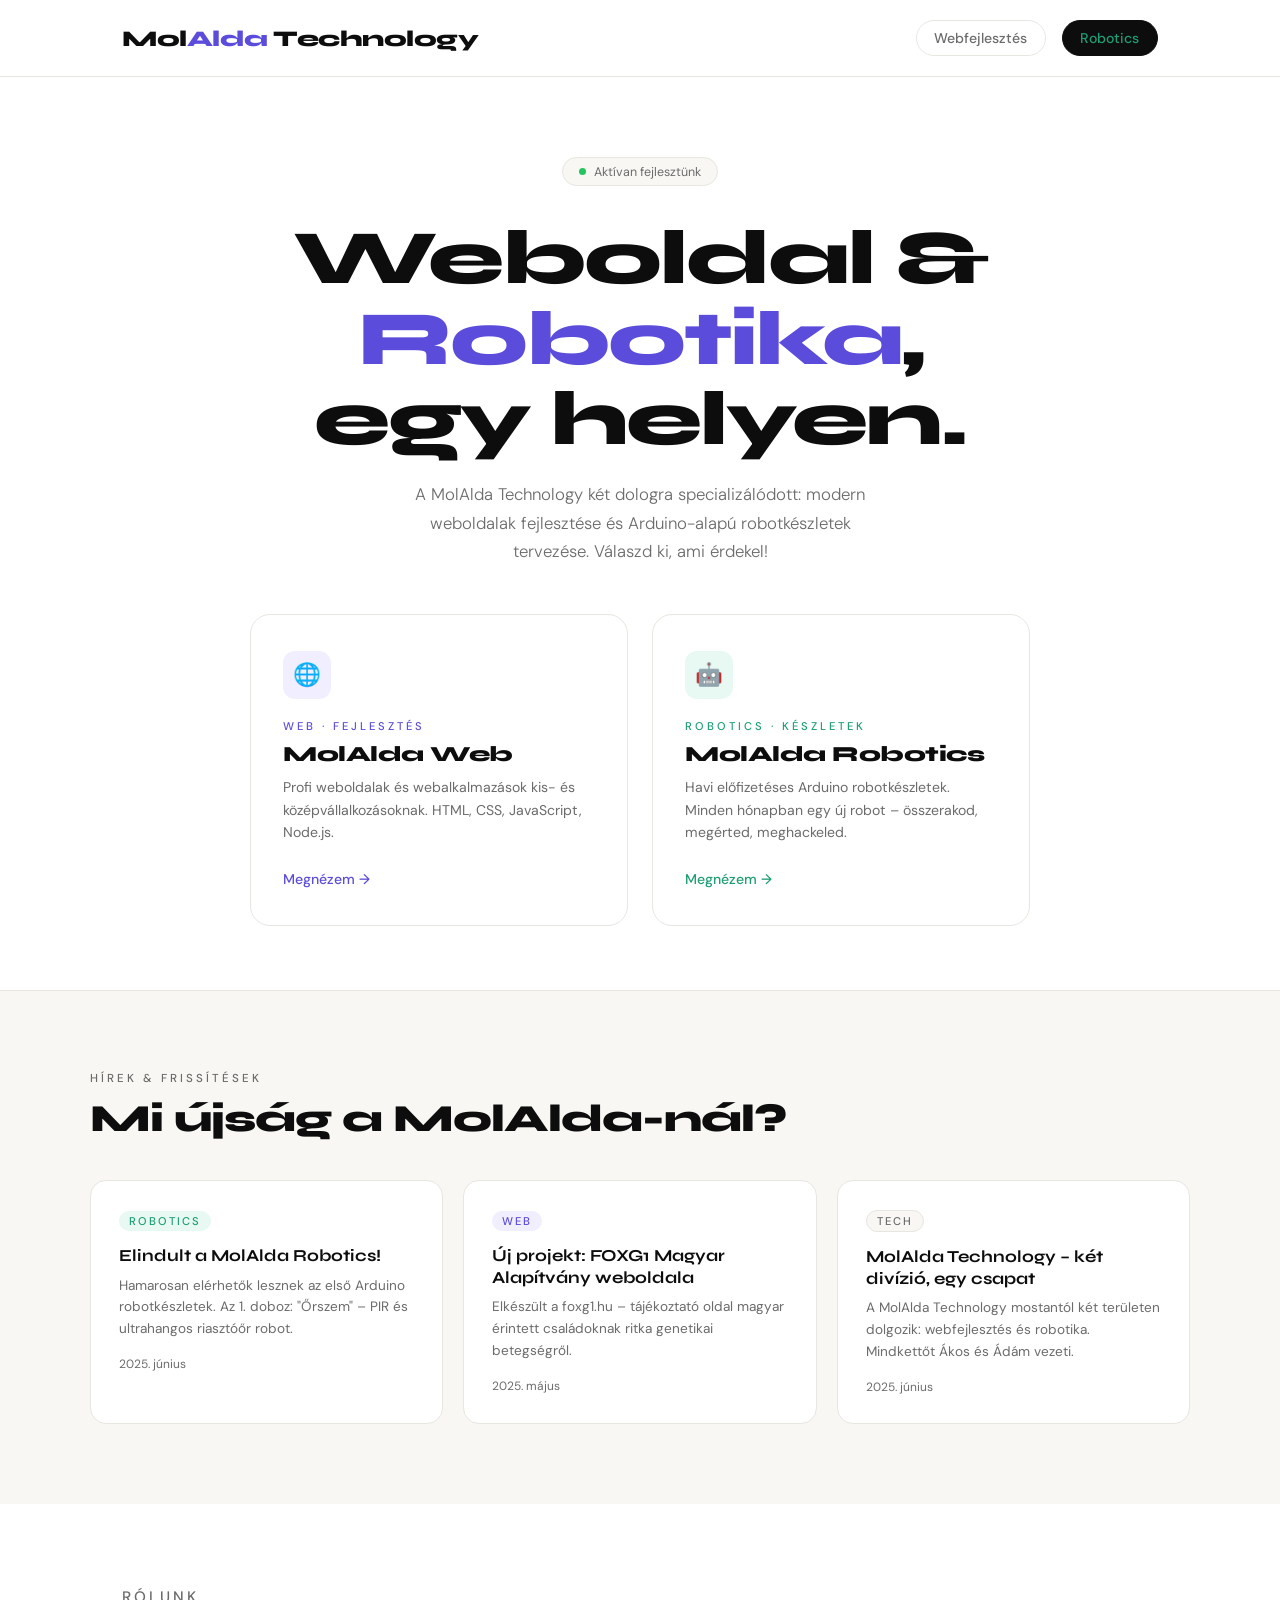
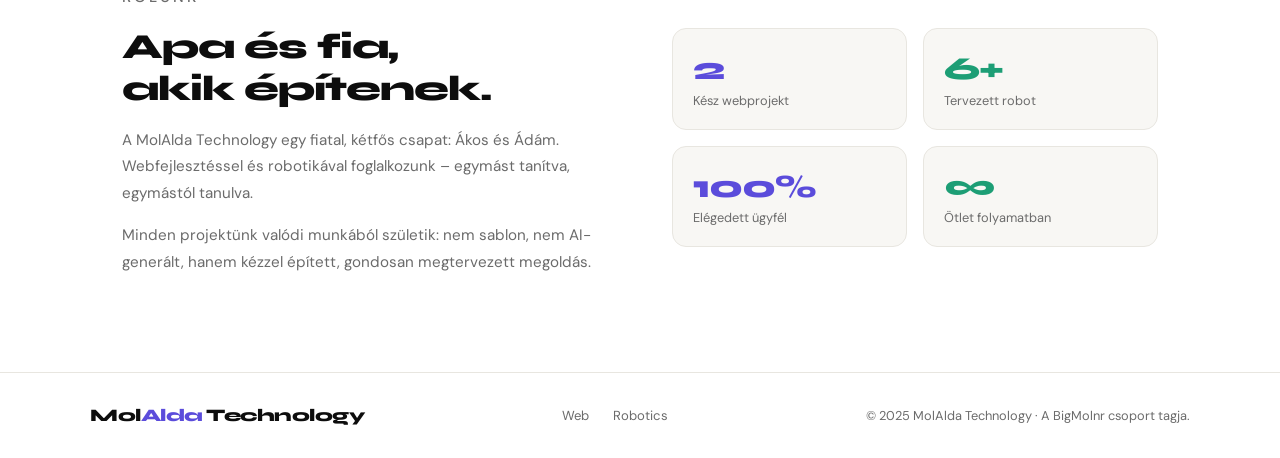
<file: index.html>
<!DOCTYPE html>
<html lang="hu">
<head>
  <meta charset="UTF-8">
  <meta name="viewport" content="width=device-width, initial-scale=1.0">
  <title>MolAlda Technology</title>
  <meta name="description" content="MolAlda Technology – Webfejlesztés és robotika egy helyen.">
  <link rel="preconnect" href="https://fonts.googleapis.com">
  <link href="https://fonts.googleapis.com/css2?family=Syne:wght@400;700;800&family=DM+Sans:wght@300;400;500&display=swap" rel="stylesheet">
  <style>
    *, *::before, *::after { margin: 0; padding: 0; box-sizing: border-box; }

    :root {
      --black: #0d0d0d;
      --gray: #6b6b6b;
      --light: #f8f7f4;
      --border: #e8e6e0;
      --accent-web: #5b4cdb;
      --accent-robot: #1D9E75;
      --white: #ffffff;
    }

    html { scroll-behavior: smooth; }
    body {
      font-family: 'DM Sans', sans-serif;
      background: var(--white);
      color: var(--black);
      overflow-x: hidden;
    }

    /* NAV */
    nav {
      position: sticky; top: 0; z-index: 100;
      background: rgba(255,255,255,0.95);
      backdrop-filter: blur(10px);
      border-bottom: 1px solid var(--border);
    }
    .nav-inner {
      max-width: 1100px; margin: 0 auto;
      padding: 1.25rem 2rem;
      display: flex; align-items: center; justify-content: space-between;
    }
    .logo {
      font-family: 'Syne', sans-serif;
      font-weight: 800; font-size: 1.4rem;
      text-decoration: none; color: var(--black);
      letter-spacing: -0.5px;
    }
    .logo span { color: var(--accent-web); }
    .nav-right {
      display: flex; gap: 1rem; align-items: center;
    }
    .nav-pill {
      text-decoration: none;
      font-size: 0.88rem; font-weight: 500;
      padding: 0.5rem 1.1rem;
      border-radius: 100px;
      border: 1px solid var(--border);
      color: var(--gray);
      transition: all 0.2s;
    }
    .nav-pill:hover { color: var(--black); border-color: var(--black); }
    .nav-pill.robot {
      background: #0d0d0d; color: #1D9E75;
      border-color: #0d0d0d;
    }
    .nav-pill.robot:hover { background: #222; }

    /* HERO */
    .hero {
      min-height: 88vh;
      display: flex; flex-direction: column;
      align-items: center; justify-content: center;
      text-align: center;
      padding: 5rem 2rem 4rem;
      max-width: 860px; margin: 0 auto;
    }
    .badge {
      display: inline-flex; align-items: center; gap: 0.5rem;
      background: var(--light); border: 1px solid var(--border);
      border-radius: 100px; padding: 0.35rem 1rem;
      font-size: 0.78rem; color: var(--gray); margin-bottom: 2rem;
    }
    .dot { width: 7px; height: 7px; background: #22c55e; border-radius: 50%; animation: pulse 2s infinite; }
    @keyframes pulse { 0%,100%{opacity:1} 50%{opacity:0.3} }

    .hero h1 {
      font-family: 'Syne', sans-serif;
      font-size: clamp(2.6rem, 6vw, 4.8rem);
      font-weight: 800; line-height: 1.05;
      letter-spacing: -2px; margin-bottom: 1.25rem;
    }
    .hero h1 em { font-style: normal; color: var(--accent-web); }
    .hero-sub {
      font-size: 1.05rem; color: var(--gray);
      line-height: 1.7; max-width: 500px;
      margin: 0 auto 3rem; font-weight: 300;
    }

    /* DIVISION CARDS */
    .divisions {
      display: grid;
      grid-template-columns: 1fr 1fr;
      gap: 1.5rem;
      width: 100%; max-width: 780px;
      margin: 0 auto;
    }
    .div-card {
      border-radius: 20px;
      padding: 2.25rem 2rem;
      text-decoration: none;
      color: inherit;
      border: 1.5px solid var(--border);
      transition: transform 0.25s, box-shadow 0.25s, border-color 0.25s;
      text-align: left;
      position: relative;
      overflow: hidden;
      background: var(--white);
    }
    .div-card::before {
      content: '';
      position: absolute; inset: 0;
      opacity: 0; transition: opacity 0.3s;
    }
    .div-card.web::before { background: linear-gradient(135deg, #f0eeff 0%, #ffffff 60%); }
    .div-card.robot::before { background: linear-gradient(135deg, #e8f8f2 0%, #ffffff 60%); }
    .div-card:hover { transform: translateY(-5px); box-shadow: 0 20px 40px rgba(0,0,0,0.08); }
    .div-card.web:hover { border-color: var(--accent-web); }
    .div-card.robot:hover { border-color: var(--accent-robot); }
    .div-card:hover::before { opacity: 1; }

    .div-icon {
      width: 48px; height: 48px; border-radius: 12px;
      display: flex; align-items: center; justify-content: center;
      margin-bottom: 1.25rem; font-size: 1.4rem;
      position: relative;
    }
    .div-card.web .div-icon { background: #f0eeff; }
    .div-card.robot .div-icon { background: #e8f8f2; }

    .div-label {
      font-size: 0.7rem; font-weight: 500;
      letter-spacing: 3px; text-transform: uppercase;
      margin-bottom: 0.5rem; position: relative;
    }
    .div-card.web .div-label { color: var(--accent-web); }
    .div-card.robot .div-label { color: var(--accent-robot); }

    .div-title {
      font-family: 'Syne', sans-serif;
      font-size: 1.35rem; font-weight: 800;
      letter-spacing: -0.5px; margin-bottom: 0.6rem;
      position: relative;
    }
    .div-desc {
      font-size: 0.88rem; color: var(--gray);
      line-height: 1.6; margin-bottom: 1.5rem;
      position: relative;
    }
    .div-link {
      font-size: 0.88rem; font-weight: 500;
      display: inline-flex; align-items: center; gap: 4px;
      position: relative;
    }
    .div-card.web .div-link { color: var(--accent-web); }
    .div-card.robot .div-link { color: var(--accent-robot); }

    /* NEWS */
    .news-section {
      padding: 5rem 2rem;
      background: var(--light);
      border-top: 1px solid var(--border);
    }
    .news-inner { max-width: 1100px; margin: 0 auto; }
    .section-label {
      font-size: 0.72rem; font-weight: 500;
      letter-spacing: 3px; text-transform: uppercase;
      color: var(--gray); margin-bottom: 0.75rem;
    }
    .section-title {
      font-family: 'Syne', sans-serif;
      font-size: clamp(1.6rem, 3vw, 2.4rem);
      font-weight: 800; letter-spacing: -1px;
      margin-bottom: 2.5rem; line-height: 1.1;
    }
    .news-grid {
      display: grid;
      grid-template-columns: repeat(auto-fit, minmax(280px, 1fr));
      gap: 1.25rem;
    }
    .news-card {
      background: var(--white);
      border: 1px solid var(--border);
      border-radius: 16px; padding: 1.75rem;
      transition: transform 0.2s, box-shadow 0.2s;
    }
    .news-card:hover { transform: translateY(-3px); box-shadow: 0 12px 28px rgba(0,0,0,0.07); }
    .news-tag {
      display: inline-block;
      font-size: 0.7rem; font-weight: 500;
      letter-spacing: 2px; text-transform: uppercase;
      padding: 3px 10px; border-radius: 100px;
      margin-bottom: 0.85rem;
    }
    .news-tag.web { background: #f0eeff; color: var(--accent-web); }
    .news-tag.robot { background: #e8f8f2; color: var(--accent-robot); }
    .news-tag.tech { background: var(--light); color: var(--gray); border: 1px solid var(--border); }
    .news-title {
      font-family: 'Syne', sans-serif;
      font-size: 1.05rem; font-weight: 700;
      margin-bottom: 0.5rem; line-height: 1.3;
    }
    .news-desc { font-size: 0.85rem; color: var(--gray); line-height: 1.6; }
    .news-date { font-size: 0.75rem; color: var(--gray); margin-top: 1rem; }

    /* ABOUT */
    .about-section {
      padding: 5rem 2rem;
      max-width: 1100px; margin: 0 auto;
    }
    .about-grid {
      display: grid; grid-template-columns: 1fr 1fr;
      gap: 4rem; align-items: center;
    }
    .about-text h2 {
      font-family: 'Syne', sans-serif;
      font-size: clamp(1.6rem, 3vw, 2.2rem);
      font-weight: 800; letter-spacing: -1px;
      margin-bottom: 1rem; line-height: 1.2;
    }
    .about-text p { color: var(--gray); font-size: 0.95rem; line-height: 1.75; margin-bottom: 1rem; }
    .about-stats {
      display: grid; grid-template-columns: 1fr 1fr;
      gap: 1rem;
    }
    .about-stat {
      background: var(--light); border-radius: 14px;
      padding: 1.25rem; border: 1px solid var(--border);
    }
    .about-stat-num {
      font-family: 'Syne', sans-serif;
      font-size: 2rem; font-weight: 800;
      letter-spacing: -1px; display: block;
    }
    .about-stat-num.web { color: var(--accent-web); }
    .about-stat-num.robot { color: var(--accent-robot); }
    .about-stat-label { font-size: 0.8rem; color: var(--gray); margin-top: 0.2rem; display: block; }

    /* FOOTER */
    footer {
      padding: 2rem;
      border-top: 1px solid var(--border);
    }
    .footer-inner {
      max-width: 1100px; margin: 0 auto;
      display: flex; justify-content: space-between; align-items: center;
      flex-wrap: wrap; gap: 0.75rem;
    }
    .footer-links { display: flex; gap: 1.5rem; }
    .footer-links a { font-size: 0.82rem; color: var(--gray); text-decoration: none; }
    .footer-links a:hover { color: var(--black); }
    .footer-copy { font-size: 0.8rem; color: var(--gray); }

    @media (max-width: 640px) {
      .divisions { grid-template-columns: 1fr; }
      .about-grid { grid-template-columns: 1fr; gap: 2rem; }
      .nav-right .nav-pill:first-child { display: none; }
      .footer-inner { flex-direction: column; text-align: center; }
    }
  </style>
</head>
<body>

<!-- NAV -->
<nav>
  <div class="nav-inner">
    <a href="#" class="logo">Mol<span>Alda</span> Technology</a>
    <div class="nav-right">
      <a href="web/" class="nav-pill">Webfejlesztés</a>
      <a href="robotics/" class="nav-pill robot">Robotics</a>
    </div>
  </div>
</nav>

<!-- HERO -->
<div class="hero">
  <div class="badge">
    <span class="dot"></span>
    Aktívan fejlesztünk
  </div>
  <h1>Weboldal &<br><em>Robotika</em>,<br>egy helyen.</h1>
  <p class="hero-sub">
    A MolAlda Technology két dologra specializálódott: modern weboldalak fejlesztése és Arduino-alapú robotkészletek tervezése. Válaszd ki, ami érdekel!
  </p>

  <div class="divisions">
    <a href="web/" class="div-card web">
      <div class="div-icon">🌐</div>
      <div class="div-label">Web · Fejlesztés</div>
      <div class="div-title">MolAlda Web</div>
      <div class="div-desc">Profi weboldalak és webalkalmazások kis- és középvállalkozásoknak. HTML, CSS, JavaScript, Node.js.</div>
      <div class="div-link">Megnézem →</div>
    </a>
    <a href="robotics/" class="div-card robot">
      <div class="div-icon">🤖</div>
      <div class="div-label">Robotics · Készletek</div>
      <div class="div-title">MolAlda Robotics</div>
      <div class="div-desc">Havi előfizetéses Arduino robotkészletek. Minden hónapban egy új robot – összerakod, megérted, meghackeled.</div>
      <div class="div-link">Megnézem →</div>
    </a>
  </div>
</div>

<!-- NEWS -->
<div class="news-section">
  <div class="news-inner">
    <p class="section-label">Hírek & frissítések</p>
    <h2 class="section-title">Mi újság a MolAlda-nál?</h2>
    <div class="news-grid">
      <div class="news-card">
        <span class="news-tag robot">Robotics</span>
        <div class="news-title">Elindult a MolAlda Robotics!</div>
        <div class="news-desc">Hamarosan elérhetők lesznek az első Arduino robotkészletek. Az 1. doboz: "Őrszem" – PIR és ultrahangos riasztóőr robot.</div>
        <div class="news-date">2025. június</div>
      </div>
      <div class="news-card">
        <span class="news-tag web">Web</span>
        <div class="news-title">Új projekt: FOXG1 Magyar Alapítvány weboldala</div>
        <div class="news-desc">Elkészült a foxg1.hu – tájékoztató oldal magyar érintett családoknak ritka genetikai betegségről.</div>
        <div class="news-date">2025. május</div>
      </div>
      <div class="news-card">
        <span class="news-tag tech">Tech</span>
        <div class="news-title">MolAlda Technology – két divízió, egy csapat</div>
        <div class="news-desc">A MolAlda Technology mostantól két területen dolgozik: webfejlesztés és robotika. Mindkettőt Ákos és Ádám vezeti.</div>
        <div class="news-date">2025. június</div>
      </div>
    </div>
  </div>
</div>

<!-- ABOUT -->
<div class="about-section">
  <div class="about-grid">
    <div class="about-text">
      <p class="section-label">Rólunk</p>
      <h2>Apa és fia,<br>akik építenek.</h2>
      <p>A MolAlda Technology egy fiatal, kétfős csapat: Ákos és Ádám. Webfejlesztéssel és robotikával foglalkozunk – egymást tanítva, egymástól tanulva.</p>
      <p>Minden projektünk valódi munkából születik: nem sablon, nem AI-generált, hanem kézzel épített, gondosan megtervezett megoldás.</p>
    </div>
    <div class="about-stats">
      <div class="about-stat">
        <span class="about-stat-num web">2</span>
        <span class="about-stat-label">Kész webprojekt</span>
      </div>
      <div class="about-stat">
        <span class="about-stat-num robot">6+</span>
        <span class="about-stat-label">Tervezett robot</span>
      </div>
      <div class="about-stat">
        <span class="about-stat-num web">100%</span>
        <span class="about-stat-label">Elégedett ügyfél</span>
      </div>
      <div class="about-stat">
        <span class="about-stat-num robot">∞</span>
        <span class="about-stat-label">Ötlet folyamatban</span>
      </div>
    </div>
  </div>
</div>

<!-- FOOTER -->
<footer>
  <div class="footer-inner">
    <span class="logo" style="font-family:'Syne',sans-serif;font-weight:800;font-size:1.1rem;letter-spacing:-0.5px;">
      Mol<span style="color:var(--accent-web)">Alda</span> Technology
    </span>
    <div class="footer-links">
      <a href="web/">Web</a>
      <a href="robotics/">Robotics</a>
    </div>
    <span class="footer-copy">© 2025 MolAlda Technology · A BigMolnr csoport tagja.</span>
  </div>
</footer>

<script>
  // Hamburger a nav-ba ha kell mobilon
  document.querySelectorAll('a[href^="#"]').forEach(a => {
    a.addEventListener('click', e => {
      const t = document.querySelector(a.getAttribute('href'));
      if (t) { e.preventDefault(); t.scrollIntoView({ behavior: 'smooth' }); }
    });
  });
</script>
</body>
</html>
</file>
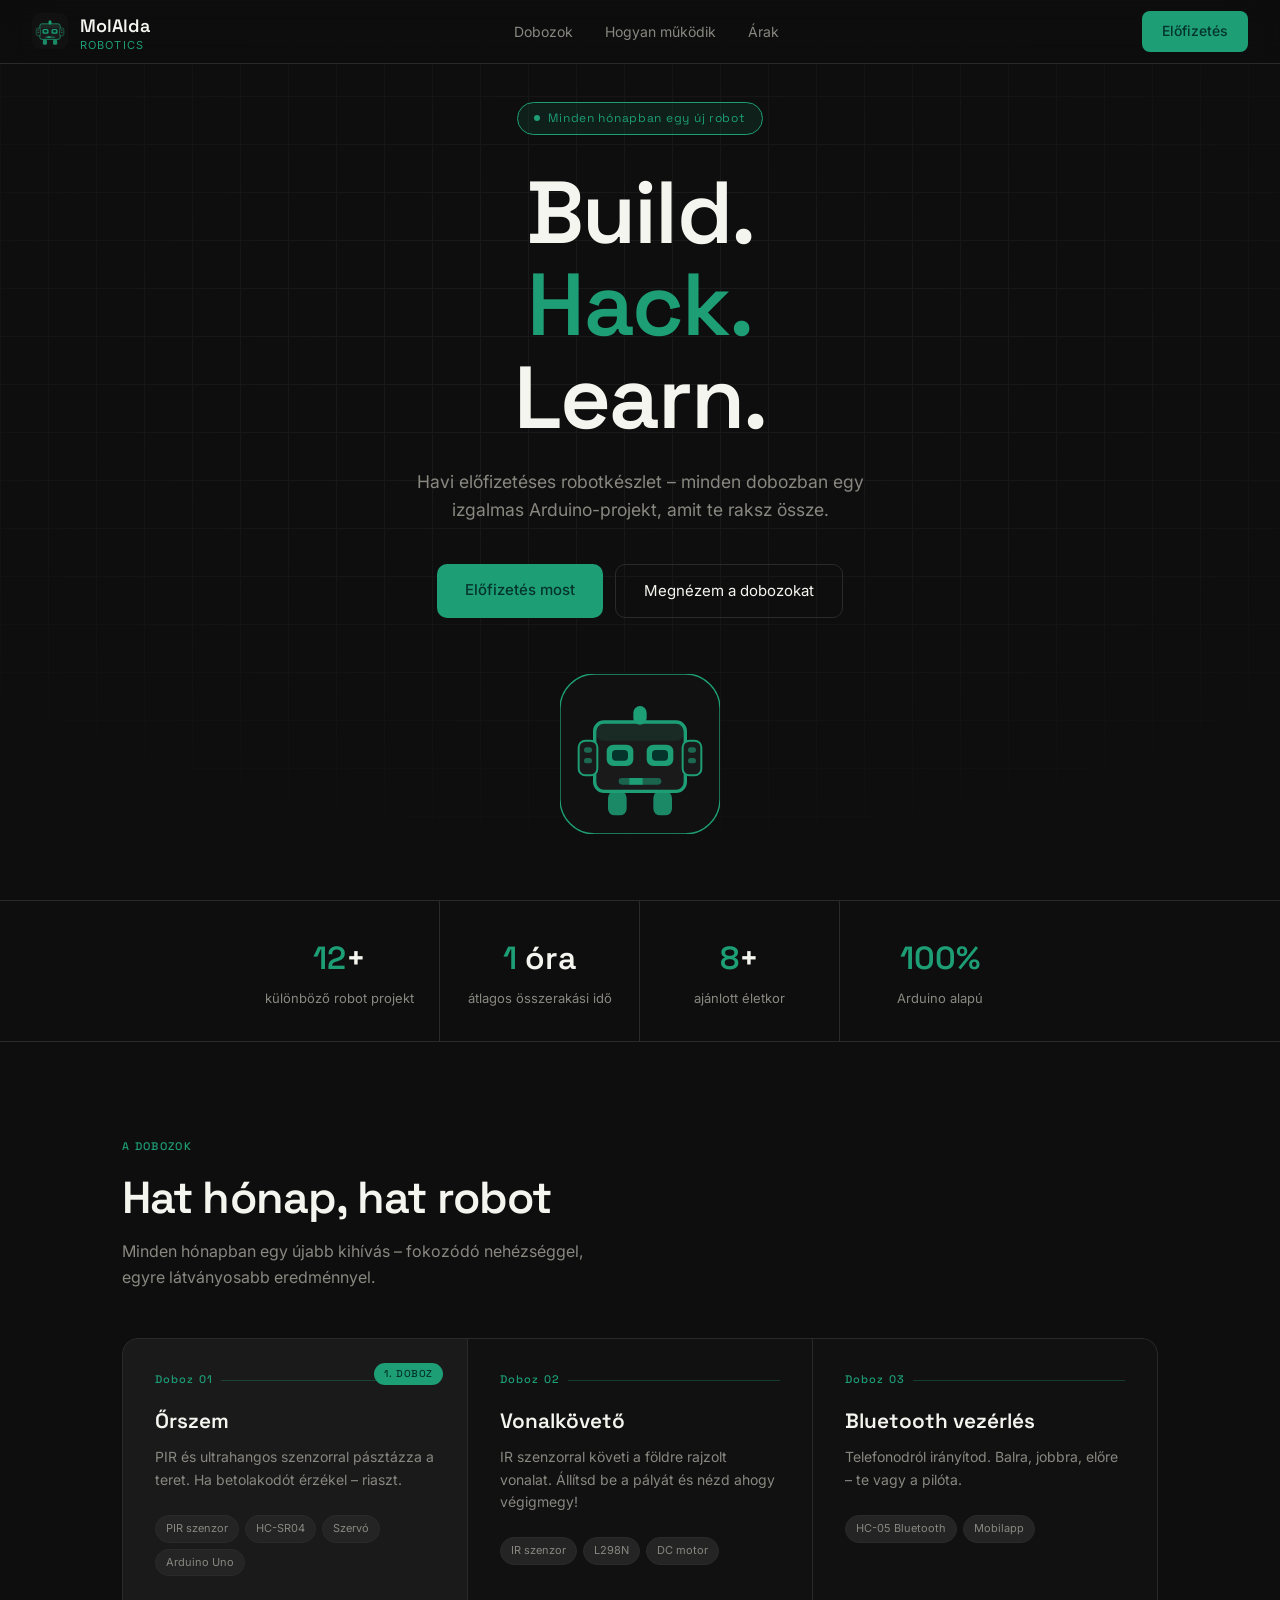
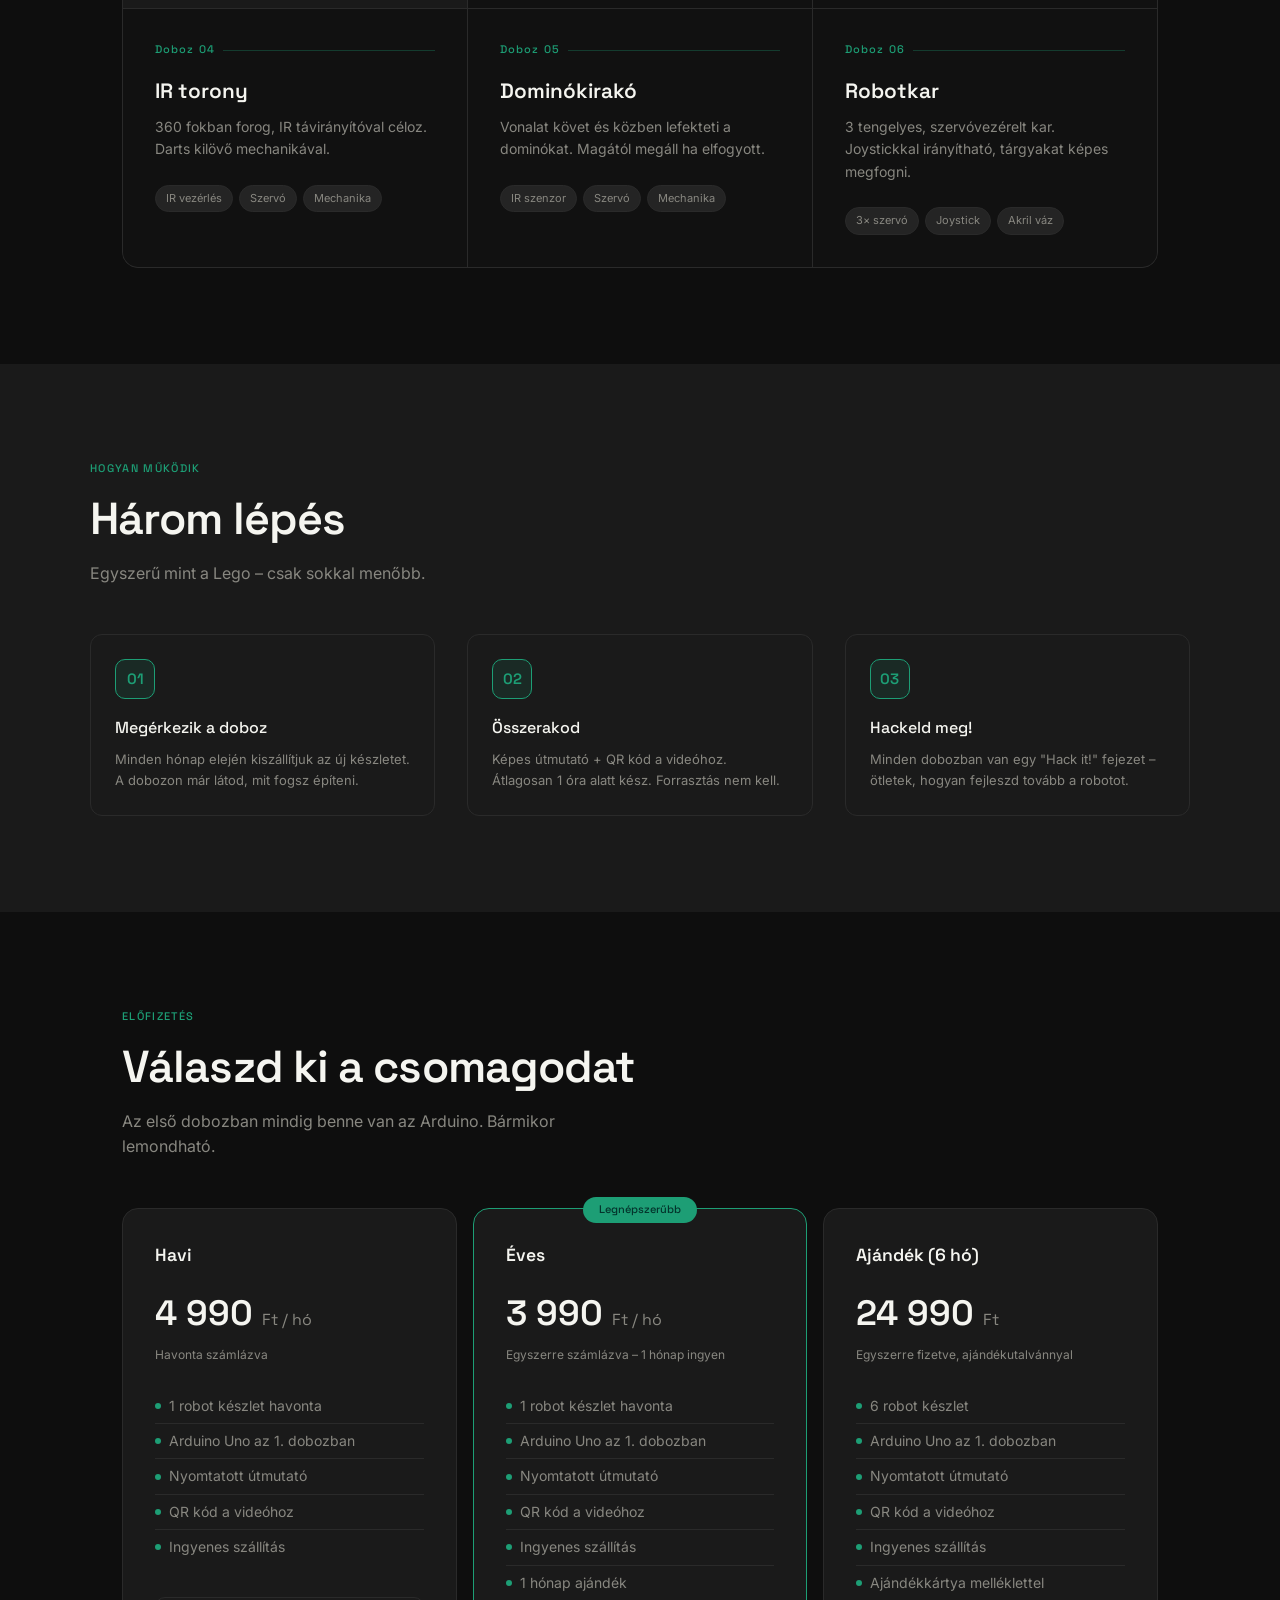
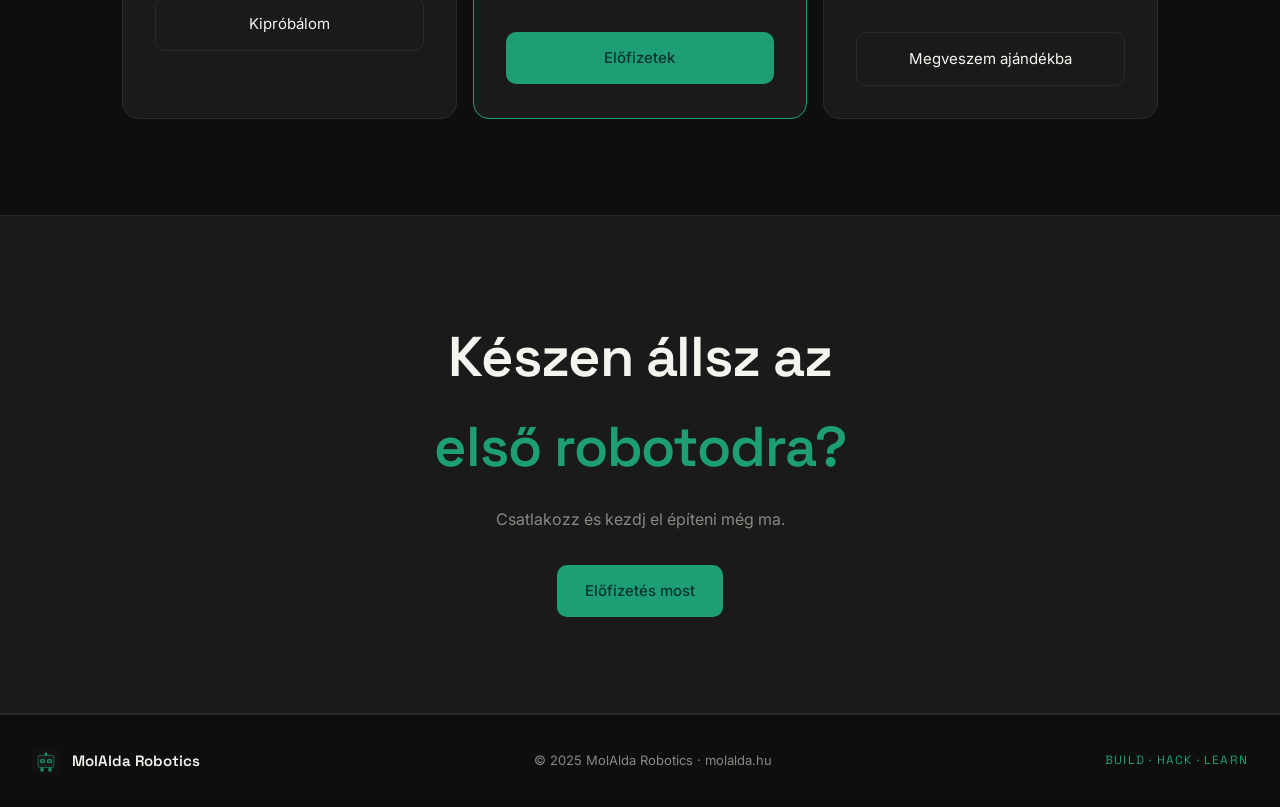
<file: robotics/index.html>
<!DOCTYPE html>
<html lang="hu">
<head>
<meta charset="UTF-8">
<meta name="viewport" content="width=device-width, initial-scale=1.0">
<title>MolAlda Robotics – Build. Hack. Learn.</title>
<style>
  @import url('https://fonts.googleapis.com/css2?family=Space+Grotesk:wght@400;500;600&family=Inter:wght@400;500&display=swap');

  *, *::before, *::after { box-sizing: border-box; margin: 0; padding: 0; }

  :root {
    --black: #0e0e0e;
    --dark: #111111;
    --dark2: #1a1a1a;
    --dark3: #242424;
    --border: #2a2a2a;
    --green: #1D9E75;
    --green-dark: #0F6E56;
    --green-dim: rgba(29,158,117,0.12);
    --white: #f5f5f0;
    --muted: #888780;
    --font-display: 'Space Grotesk', sans-serif;
    --font-body: 'Inter', sans-serif;
  }

  html { scroll-behavior: smooth; }

  body {
    background: var(--black);
    color: var(--white);
    font-family: var(--font-body);
    font-size: 16px;
    line-height: 1.6;
    -webkit-font-smoothing: antialiased;
  }

  /* NAV */
  nav {
    position: fixed; top: 0; left: 0; right: 0; z-index: 100;
    display: flex; align-items: center; justify-content: space-between;
    padding: 0 2rem;
    height: 64px;
    background: rgba(14,14,14,0.85);
    backdrop-filter: blur(12px);
    border-bottom: 0.5px solid var(--border);
  }

  .nav-logo { display: flex; align-items: center; gap: 12px; text-decoration: none; }
  .nav-logo-text { font-family: var(--font-display); font-size: 18px; font-weight: 600; color: var(--white); }
  .nav-logo-sub { font-size: 11px; color: var(--green); letter-spacing: 0.1em; display: block; line-height: 1; }

  .nav-links { display: flex; gap: 2rem; list-style: none; }
  .nav-links a { color: var(--muted); text-decoration: none; font-size: 14px; transition: color 0.2s; }
  .nav-links a:hover { color: var(--white); }

  .nav-cta {
    background: var(--green); color: #04342C;
    border: none; border-radius: 8px;
    padding: 9px 20px; font-size: 14px; font-weight: 500;
    cursor: pointer; font-family: var(--font-body);
    transition: background 0.2s;
    text-decoration: none;
  }
  .nav-cta:hover { background: #22b886; }

  /* HERO */
  .hero {
    min-height: 100vh;
    display: flex; flex-direction: column;
    align-items: center; justify-content: center;
    text-align: center;
    padding: 100px 2rem 4rem;
    position: relative; overflow: hidden;
  }

  .hero-grid {
    position: absolute; inset: 0;
    background-image:
      linear-gradient(var(--border) 1px, transparent 1px),
      linear-gradient(90deg, var(--border) 1px, transparent 1px);
    background-size: 48px 48px;
    opacity: 0.4;
    mask-image: radial-gradient(ellipse 80% 60% at 50% 40%, black 30%, transparent 100%);
  }

  .hero-badge {
    display: inline-flex; align-items: center; gap: 8px;
    background: var(--green-dim); border: 0.5px solid var(--green);
    border-radius: 100px; padding: 6px 16px;
    font-size: 12px; color: var(--green); letter-spacing: 0.06em;
    margin-bottom: 2rem; font-family: var(--font-display);
    position: relative;
  }

  .hero-badge-dot {
    width: 6px; height: 6px; border-radius: 50%; background: var(--green);
    animation: pulse 2s infinite;
  }

  @keyframes pulse {
    0%, 100% { opacity: 1; }
    50% { opacity: 0.4; }
  }

  .hero h1 {
    font-family: var(--font-display);
    font-size: clamp(2.8rem, 7vw, 5.5rem);
    font-weight: 600;
    line-height: 1.05;
    letter-spacing: -0.02em;
    margin-bottom: 1.5rem;
    position: relative;
  }

  .hero h1 span { color: var(--green); }

  .hero-sub {
    font-size: 1.1rem; color: var(--muted);
    max-width: 520px; margin: 0 auto 2.5rem;
    position: relative;
  }

  .hero-buttons { display: flex; gap: 12px; justify-content: center; flex-wrap: wrap; position: relative; }

  .btn-primary {
    background: var(--green); color: #04342C;
    border: none; border-radius: 10px;
    padding: 14px 28px; font-size: 15px; font-weight: 500;
    cursor: pointer; font-family: var(--font-body);
    transition: background 0.2s, transform 0.1s;
    text-decoration: none; display: inline-block;
  }
  .btn-primary:hover { background: #22b886; transform: translateY(-1px); }

  .btn-secondary {
    background: transparent; color: var(--white);
    border: 0.5px solid var(--border); border-radius: 10px;
    padding: 14px 28px; font-size: 15px;
    cursor: pointer; font-family: var(--font-body);
    transition: border-color 0.2s, transform 0.1s;
    text-decoration: none; display: inline-block;
  }
  .btn-secondary:hover { border-color: var(--muted); transform: translateY(-1px); }

  /* ROBOT SVG HERO */
  .hero-robot {
    margin: 3.5rem auto 0;
    position: relative;
    width: 160px; height: 160px;
  }

  /* STATS */
  .stats {
    display: flex; justify-content: center; gap: 0;
    border-top: 0.5px solid var(--border);
    border-bottom: 0.5px solid var(--border);
  }
  .stat {
    flex: 1; max-width: 200px;
    padding: 2rem 1.5rem; text-align: center;
    border-right: 0.5px solid var(--border);
  }
  .stat:last-child { border-right: none; }
  .stat-num {
    font-family: var(--font-display);
    font-size: 2rem; font-weight: 600;
    color: var(--white); display: block;
  }
  .stat-num span { color: var(--green); }
  .stat-label { font-size: 13px; color: var(--muted); margin-top: 4px; }

  /* SECTION */
  section { padding: 6rem 2rem; max-width: 1100px; margin: 0 auto; }

  .section-eyebrow {
    font-size: 11px; letter-spacing: 0.12em; color: var(--green);
    font-family: var(--font-display); font-weight: 500;
    text-transform: uppercase; margin-bottom: 1rem;
  }

  .section-title {
    font-family: var(--font-display);
    font-size: clamp(1.8rem, 4vw, 2.8rem);
    font-weight: 600; letter-spacing: -0.02em;
    line-height: 1.15; margin-bottom: 1rem;
  }

  .section-desc { color: var(--muted); max-width: 500px; font-size: 1rem; }

  /* BOX CARDS */
  .boxes-grid {
    display: grid;
    grid-template-columns: repeat(auto-fit, minmax(280px, 1fr));
    gap: 1px; background: var(--border);
    border: 0.5px solid var(--border); border-radius: 16px;
    overflow: hidden; margin-top: 3rem;
  }

  .box-card {
    background: var(--dark); padding: 2rem;
    transition: background 0.2s;
    position: relative;
  }
  .box-card:hover { background: var(--dark2); }

  .box-num {
    font-family: var(--font-display);
    font-size: 11px; font-weight: 500;
    color: var(--green); letter-spacing: 0.1em;
    margin-bottom: 1rem;
    display: flex; align-items: center; gap: 8px;
  }
  .box-num::after {
    content: ''; flex: 1; height: 0.5px; background: var(--green); opacity: 0.3;
  }

  .box-title {
    font-family: var(--font-display);
    font-size: 1.3rem; font-weight: 600;
    margin-bottom: 0.5rem;
  }

  .box-desc { color: var(--muted); font-size: 14px; line-height: 1.6; margin-bottom: 1.5rem; }

  .box-tags { display: flex; flex-wrap: wrap; gap: 6px; }
  .tag {
    font-size: 11px; padding: 4px 10px; border-radius: 100px;
    background: var(--dark3); border: 0.5px solid var(--border);
    color: var(--muted);
  }

  .box-card.featured { background: var(--dark2); }
  .box-card.featured .box-num { color: var(--green); }
  .featured-badge {
    position: absolute; top: 1.5rem; right: 1.5rem;
    background: var(--green); color: #04342C;
    font-size: 10px; font-weight: 500; letter-spacing: 0.06em;
    padding: 3px 10px; border-radius: 100px;
    font-family: var(--font-display);
  }

  /* HOW IT WORKS */
  .steps { display: grid; grid-template-columns: repeat(auto-fit, minmax(220px, 1fr)); gap: 2rem; margin-top: 3rem; }
  .step { padding: 1.5rem; background: var(--dark2); border-radius: 12px; border: 0.5px solid var(--border); }
  .step-icon {
    width: 40px; height: 40px; border-radius: 10px;
    background: var(--green-dim); border: 0.5px solid var(--green);
    display: flex; align-items: center; justify-content: center;
    margin-bottom: 1rem;
    font-family: var(--font-display); font-weight: 600;
    color: var(--green); font-size: 15px;
  }
  .step h3 { font-family: var(--font-display); font-size: 1rem; font-weight: 500; margin-bottom: 0.5rem; }
  .step p { font-size: 13px; color: var(--muted); line-height: 1.6; }

  /* PRICING */
  .pricing-grid { display: grid; grid-template-columns: repeat(auto-fit, minmax(260px, 1fr)); gap: 1rem; margin-top: 3rem; }
  .price-card {
    background: var(--dark2); border-radius: 16px;
    border: 0.5px solid var(--border);
    padding: 2rem; position: relative;
  }
  .price-card.popular { border-color: var(--green); }
  .popular-badge {
    position: absolute; top: -12px; left: 50%; transform: translateX(-50%);
    background: var(--green); color: #04342C;
    font-size: 11px; font-weight: 500; padding: 4px 16px;
    border-radius: 100px; font-family: var(--font-display);
    white-space: nowrap;
  }
  .price-name { font-family: var(--font-display); font-size: 1.1rem; font-weight: 600; margin-bottom: 0.5rem; }
  .price-amount {
    font-family: var(--font-display); font-size: 2.2rem; font-weight: 600;
    margin: 1rem 0 0.25rem;
  }
  .price-amount span { font-size: 1rem; color: var(--muted); font-weight: 400; }
  .price-note { font-size: 12px; color: var(--muted); margin-bottom: 1.5rem; }
  .price-features { list-style: none; margin-bottom: 2rem; }
  .price-features li {
    font-size: 14px; color: var(--muted); padding: 6px 0;
    border-bottom: 0.5px solid var(--border);
    display: flex; align-items: center; gap: 8px;
  }
  .price-features li:last-child { border-bottom: none; }
  .price-features li::before { content: ''; width: 6px; height: 6px; border-radius: 50%; background: var(--green); flex-shrink: 0; }

  /* CTA SECTION */
  .cta-section {
    background: var(--dark2);
    border-top: 0.5px solid var(--border);
    border-bottom: 0.5px solid var(--border);
    text-align: center;
    padding: 6rem 2rem;
  }
  .cta-section h2 {
    font-family: var(--font-display);
    font-size: clamp(2rem, 5vw, 3.5rem);
    font-weight: 600; letter-spacing: -0.02em;
    margin-bottom: 1rem;
  }
  .cta-section h2 span { color: var(--green); }
  .cta-section p { color: var(--muted); margin-bottom: 2rem; }

  /* FOOTER */
  footer {
    padding: 2rem;
    display: flex; align-items: center; justify-content: space-between;
    border-top: 0.5px solid var(--border);
    flex-wrap: wrap; gap: 1rem;
  }
  footer p { font-size: 13px; color: var(--muted); }
  .footer-motto { font-family: var(--font-display); font-size: 12px; color: var(--green); letter-spacing: 0.1em; }

  @media (max-width: 640px) {
    nav { padding: 0 1rem; }
    .nav-links { display: none; }
    .stats { flex-wrap: wrap; }
    .stat { min-width: 50%; border-right: none; border-bottom: 0.5px solid var(--border); }
    section { padding: 4rem 1.25rem; }
  }

  @media (prefers-reduced-motion: reduce) {
    .hero-badge-dot { animation: none; }
  }
</style>
</head>
<body>

<!-- NAV -->
<nav>
  <a href="#" class="nav-logo">
    <svg width="36" height="36" viewBox="0 0 120 120" aria-hidden="true">
      <rect width="120" height="120" rx="26" fill="#111111"/>
      <rect x="26" y="36" width="68" height="52" rx="7" fill="#1a1a1a" stroke="#1D9E75" stroke-width="2.5"/>
      <rect x="26" y="36" width="68" height="14" rx="7" fill="#1D9E75" opacity="0.12"/>
      <rect x="35" y="53" width="20" height="16" rx="5" fill="#1D9E75"/>
      <rect x="65" y="53" width="20" height="16" rx="5" fill="#1D9E75"/>
      <rect x="39" y="57" width="12" height="8" rx="3" fill="#04342C"/>
      <rect x="69" y="57" width="12" height="8" rx="3" fill="#04342C"/>
      <rect x="44" y="78" width="32" height="5" rx="2.5" fill="#1D9E75" opacity="0.55"/>
      <rect x="52" y="78" width="10" height="5" fill="#1D9E75"/>
      <rect x="55" y="24" width="10" height="14" rx="5" fill="#1D9E75"/>
      <rect x="14" y="50" width="14" height="26" rx="5" fill="#1a1a1a" stroke="#1D9E75" stroke-width="1.5"/>
      <rect x="18" y="55" width="6" height="4" rx="2" fill="#1D9E75" opacity="0.6"/>
      <rect x="18" y="63" width="6" height="4" rx="2" fill="#1D9E75" opacity="0.6"/>
      <rect x="92" y="50" width="14" height="26" rx="5" fill="#1a1a1a" stroke="#1D9E75" stroke-width="1.5"/>
      <rect x="96" y="55" width="6" height="4" rx="2" fill="#1D9E75" opacity="0.6"/>
      <rect x="96" y="63" width="6" height="4" rx="2" fill="#1D9E75" opacity="0.6"/>
      <rect x="36" y="88" width="14" height="18" rx="5" fill="#1D9E75" opacity="0.85"/>
      <rect x="70" y="88" width="14" height="18" rx="5" fill="#1D9E75" opacity="0.85"/>
    </svg>
    <div>
      <span class="nav-logo-text">MolAlda</span>
      <span class="nav-logo-sub">ROBOTICS</span>
    </div>
  </a>
  <ul class="nav-links">
    <li><a href="#dobozok">Dobozok</a></li>
    <li><a href="#hogyan">Hogyan működik</a></li>
    <li><a href="#arak">Árak</a></li>
  </ul>
  <a href="#arak" class="nav-cta">Előfizetés</a>
</nav>

<!-- HERO -->
<div class="hero">
  <div class="hero-grid"></div>

  <div class="hero-badge">
    <span class="hero-badge-dot"></span>
    Minden hónapban egy új robot
  </div>

  <h1>Build.<br><span>Hack.</span><br>Learn.</h1>

  <p class="hero-sub">
    Havi előfizetéses robotkészlet – minden dobozban egy izgalmas Arduino-projekt, amit te raksz össze.
  </p>

  <div class="hero-buttons">
    <a href="#arak" class="btn-primary">Előfizetés most</a>
    <a href="#dobozok" class="btn-secondary">Megnézem a dobozokat</a>
  </div>

  <div class="hero-robot">
    <svg width="160" height="160" viewBox="0 0 120 120" aria-label="MolAlda Robotics robot ikon">
      <rect width="120" height="120" rx="26" fill="#111111" stroke="#1D9E75" stroke-width="1"/>
      <rect x="26" y="36" width="68" height="52" rx="7" fill="#1a1a1a" stroke="#1D9E75" stroke-width="2.5"/>
      <rect x="26" y="36" width="68" height="14" rx="7" fill="#1D9E75" opacity="0.12"/>
      <rect x="35" y="53" width="20" height="16" rx="5" fill="#1D9E75"/>
      <rect x="65" y="53" width="20" height="16" rx="5" fill="#1D9E75"/>
      <rect x="39" y="57" width="12" height="8" rx="3" fill="#04342C"/>
      <rect x="69" y="57" width="12" height="8" rx="3" fill="#04342C"/>
      <rect x="44" y="78" width="32" height="5" rx="2.5" fill="#1D9E75" opacity="0.55"/>
      <rect x="52" y="78" width="10" height="5" fill="#1D9E75"/>
      <rect x="55" y="24" width="10" height="14" rx="5" fill="#1D9E75"/>
      <rect x="14" y="50" width="14" height="26" rx="5" fill="#1a1a1a" stroke="#1D9E75" stroke-width="1.5"/>
      <rect x="18" y="55" width="6" height="4" rx="2" fill="#1D9E75" opacity="0.6"/>
      <rect x="18" y="63" width="6" height="4" rx="2" fill="#1D9E75" opacity="0.6"/>
      <rect x="92" y="50" width="14" height="26" rx="5" fill="#1a1a1a" stroke="#1D9E75" stroke-width="1.5"/>
      <rect x="96" y="55" width="6" height="4" rx="2" fill="#1D9E75" opacity="0.6"/>
      <rect x="96" y="63" width="6" height="4" rx="2" fill="#1D9E75" opacity="0.6"/>
      <rect x="36" y="88" width="14" height="18" rx="5" fill="#1D9E75" opacity="0.85"/>
      <rect x="70" y="88" width="14" height="18" rx="5" fill="#1D9E75" opacity="0.85"/>
    </svg>
  </div>
</div>

<!-- STATS -->
<div class="stats">
  <div class="stat">
    <span class="stat-num"><span>12</span>+</span>
    <div class="stat-label">különböző robot projekt</div>
  </div>
  <div class="stat">
    <span class="stat-num"><span>1</span> óra</span>
    <div class="stat-label">átlagos összerakási idő</div>
  </div>
  <div class="stat">
    <span class="stat-num"><span>8</span>+</span>
    <div class="stat-label">ajánlott életkor</div>
  </div>
  <div class="stat">
    <span class="stat-num"><span>100%</span></span>
    <div class="stat-label">Arduino alapú</div>
  </div>
</div>

<!-- DOBOZOK -->
<section id="dobozok">
  <div class="section-eyebrow">A dobozok</div>
  <h2 class="section-title">Hat hónap, hat robot</h2>
  <p class="section-desc">Minden hónapban egy újabb kihívás – fokozódó nehézséggel, egyre látványosabb eredménnyel.</p>

  <div class="boxes-grid">
    <div class="box-card featured">
      <span class="featured-badge">1. DOBOZ</span>
      <div class="box-num">Doboz 01</div>
      <div class="box-title">Őrszem</div>
      <div class="box-desc">PIR és ultrahangos szenzorral pásztázza a teret. Ha betolakodót érzékel – riaszt.</div>
      <div class="box-tags">
        <span class="tag">PIR szenzor</span>
        <span class="tag">HC-SR04</span>
        <span class="tag">Szervó</span>
        <span class="tag">Arduino Uno</span>
      </div>
    </div>
    <div class="box-card">
      <div class="box-num">Doboz 02</div>
      <div class="box-title">Vonalkövető</div>
      <div class="box-desc">IR szenzorral követi a földre rajzolt vonalat. Állítsd be a pályát és nézd ahogy végigmegy!</div>
      <div class="box-tags">
        <span class="tag">IR szenzor</span>
        <span class="tag">L298N</span>
        <span class="tag">DC motor</span>
      </div>
    </div>
    <div class="box-card">
      <div class="box-num">Doboz 03</div>
      <div class="box-title">Bluetooth vezérlés</div>
      <div class="box-desc">Telefonodról irányítod. Balra, jobbra, előre – te vagy a pilóta.</div>
      <div class="box-tags">
        <span class="tag">HC-05 Bluetooth</span>
        <span class="tag">Mobilapp</span>
      </div>
    </div>
    <div class="box-card">
      <div class="box-num">Doboz 04</div>
      <div class="box-title">IR torony</div>
      <div class="box-desc">360 fokban forog, IR távirányítóval céloz. Darts kilövő mechanikával.</div>
      <div class="box-tags">
        <span class="tag">IR vezérlés</span>
        <span class="tag">Szervó</span>
        <span class="tag">Mechanika</span>
      </div>
    </div>
    <div class="box-card">
      <div class="box-num">Doboz 05</div>
      <div class="box-title">Dominókirakó</div>
      <div class="box-desc">Vonalat követ és közben lefekteti a dominókat. Magától megáll ha elfogyott.</div>
      <div class="box-tags">
        <span class="tag">IR szenzor</span>
        <span class="tag">Szervó</span>
        <span class="tag">Mechanika</span>
      </div>
    </div>
    <div class="box-card">
      <div class="box-num">Doboz 06</div>
      <div class="box-title">Robotkar</div>
      <div class="box-desc">3 tengelyes, szervóvezérelt kar. Joystickkal irányítható, tárgyakat képes megfogni.</div>
      <div class="box-tags">
        <span class="tag">3× szervó</span>
        <span class="tag">Joystick</span>
        <span class="tag">Akril váz</span>
      </div>
    </div>
  </div>
</section>

<!-- HOW IT WORKS -->
<section id="hogyan" style="background: var(--dark2); max-width: 100%; padding: 6rem 2rem;">
  <div style="max-width: 1100px; margin: 0 auto;">
    <div class="section-eyebrow">Hogyan működik</div>
    <h2 class="section-title">Három lépés</h2>
    <p class="section-desc">Egyszerű mint a Lego – csak sokkal menőbb.</p>

    <div class="steps">
      <div class="step">
        <div class="step-icon">01</div>
        <h3>Megérkezik a doboz</h3>
        <p>Minden hónap elején kiszállítjuk az új készletet. A dobozon már látod, mit fogsz építeni.</p>
      </div>
      <div class="step">
        <div class="step-icon">02</div>
        <h3>Összerakod</h3>
        <p>Képes útmutató + QR kód a videóhoz. Átlagosan 1 óra alatt kész. Forrasztás nem kell.</p>
      </div>
      <div class="step">
        <div class="step-icon">03</div>
        <h3>Hackeld meg!</h3>
        <p>Minden dobozban van egy "Hack it!" fejezet – ötletek, hogyan fejleszd tovább a robotot.</p>
      </div>
    </div>
  </div>
</section>

<!-- PRICING -->
<section id="arak">
  <div class="section-eyebrow">Előfizetés</div>
  <h2 class="section-title">Válaszd ki a csomagodat</h2>
  <p class="section-desc">Az első dobozban mindig benne van az Arduino. Bármikor lemondható.</p>

  <div class="pricing-grid">
    <div class="price-card">
      <div class="price-name">Havi</div>
      <div class="price-amount">4 990 <span>Ft / hó</span></div>
      <div class="price-note">Havonta számlázva</div>
      <ul class="price-features">
        <li>1 robot készlet havonta</li>
        <li>Arduino Uno az 1. dobozban</li>
        <li>Nyomtatott útmutató</li>
        <li>QR kód a videóhoz</li>
        <li>Ingyenes szállítás</li>
      </ul>
      <a href="#" class="btn-secondary" style="width:100%; text-align:center; display:block;">Kipróbálom</a>
    </div>
    <div class="price-card popular">
      <div class="popular-badge">Legnépszerűbb</div>
      <div class="price-name">Éves</div>
      <div class="price-amount">3 990 <span>Ft / hó</span></div>
      <div class="price-note">Egyszerre számlázva – 1 hónap ingyen</div>
      <ul class="price-features">
        <li>1 robot készlet havonta</li>
        <li>Arduino Uno az 1. dobozban</li>
        <li>Nyomtatott útmutató</li>
        <li>QR kód a videóhoz</li>
        <li>Ingyenes szállítás</li>
        <li>1 hónap ajándék</li>
      </ul>
      <a href="#" class="btn-primary" style="width:100%; text-align:center; display:block;">Előfizetek</a>
    </div>
    <div class="price-card">
      <div class="price-name">Ajándék (6 hó)</div>
      <div class="price-amount">24 990 <span>Ft</span></div>
      <div class="price-note">Egyszerre fizetve, ajándékutalvánnyal</div>
      <ul class="price-features">
        <li>6 robot készlet</li>
        <li>Arduino Uno az 1. dobozban</li>
        <li>Nyomtatott útmutató</li>
        <li>QR kód a videóhoz</li>
        <li>Ingyenes szállítás</li>
        <li>Ajándékkártya melléklettel</li>
      </ul>
      <a href="#" class="btn-secondary" style="width:100%; text-align:center; display:block;">Megveszem ajándékba</a>
    </div>
  </div>
</section>

<!-- CTA -->
<div class="cta-section">
  <h2>Készen állsz az<br><span>első robotodra?</span></h2>
  <p>Csatlakozz és kezdj el építeni még ma.</p>
  <a href="#arak" class="btn-primary">Előfizetés most</a>
</div>

<!-- FOOTER -->
<footer>
  <a href="#" class="nav-logo" style="text-decoration:none;">
    <svg width="28" height="28" viewBox="0 0 120 120" aria-hidden="true">
      <rect width="120" height="120" rx="26" fill="#111111"/>
      <rect x="26" y="36" width="68" height="52" rx="7" fill="#1a1a1a" stroke="#1D9E75" stroke-width="2.5"/>
      <rect x="35" y="53" width="20" height="16" rx="5" fill="#1D9E75"/>
      <rect x="65" y="53" width="20" height="16" rx="5" fill="#1D9E75"/>
      <rect x="39" y="57" width="12" height="8" rx="3" fill="#04342C"/>
      <rect x="69" y="57" width="12" height="8" rx="3" fill="#04342C"/>
      <rect x="55" y="24" width="10" height="14" rx="5" fill="#1D9E75"/>
      <rect x="36" y="88" width="14" height="18" rx="5" fill="#1D9E75" opacity="0.85"/>
      <rect x="70" y="88" width="14" height="18" rx="5" fill="#1D9E75" opacity="0.85"/>
    </svg>
    <div>
      <span class="nav-logo-text" style="font-size:15px">MolAlda Robotics</span>
    </div>
  </a>
  <p>© 2025 MolAlda Robotics · molalda.hu</p>
  <span class="footer-motto">BUILD · HACK · LEARN</span>
</footer>

</body>
</html>
</file>
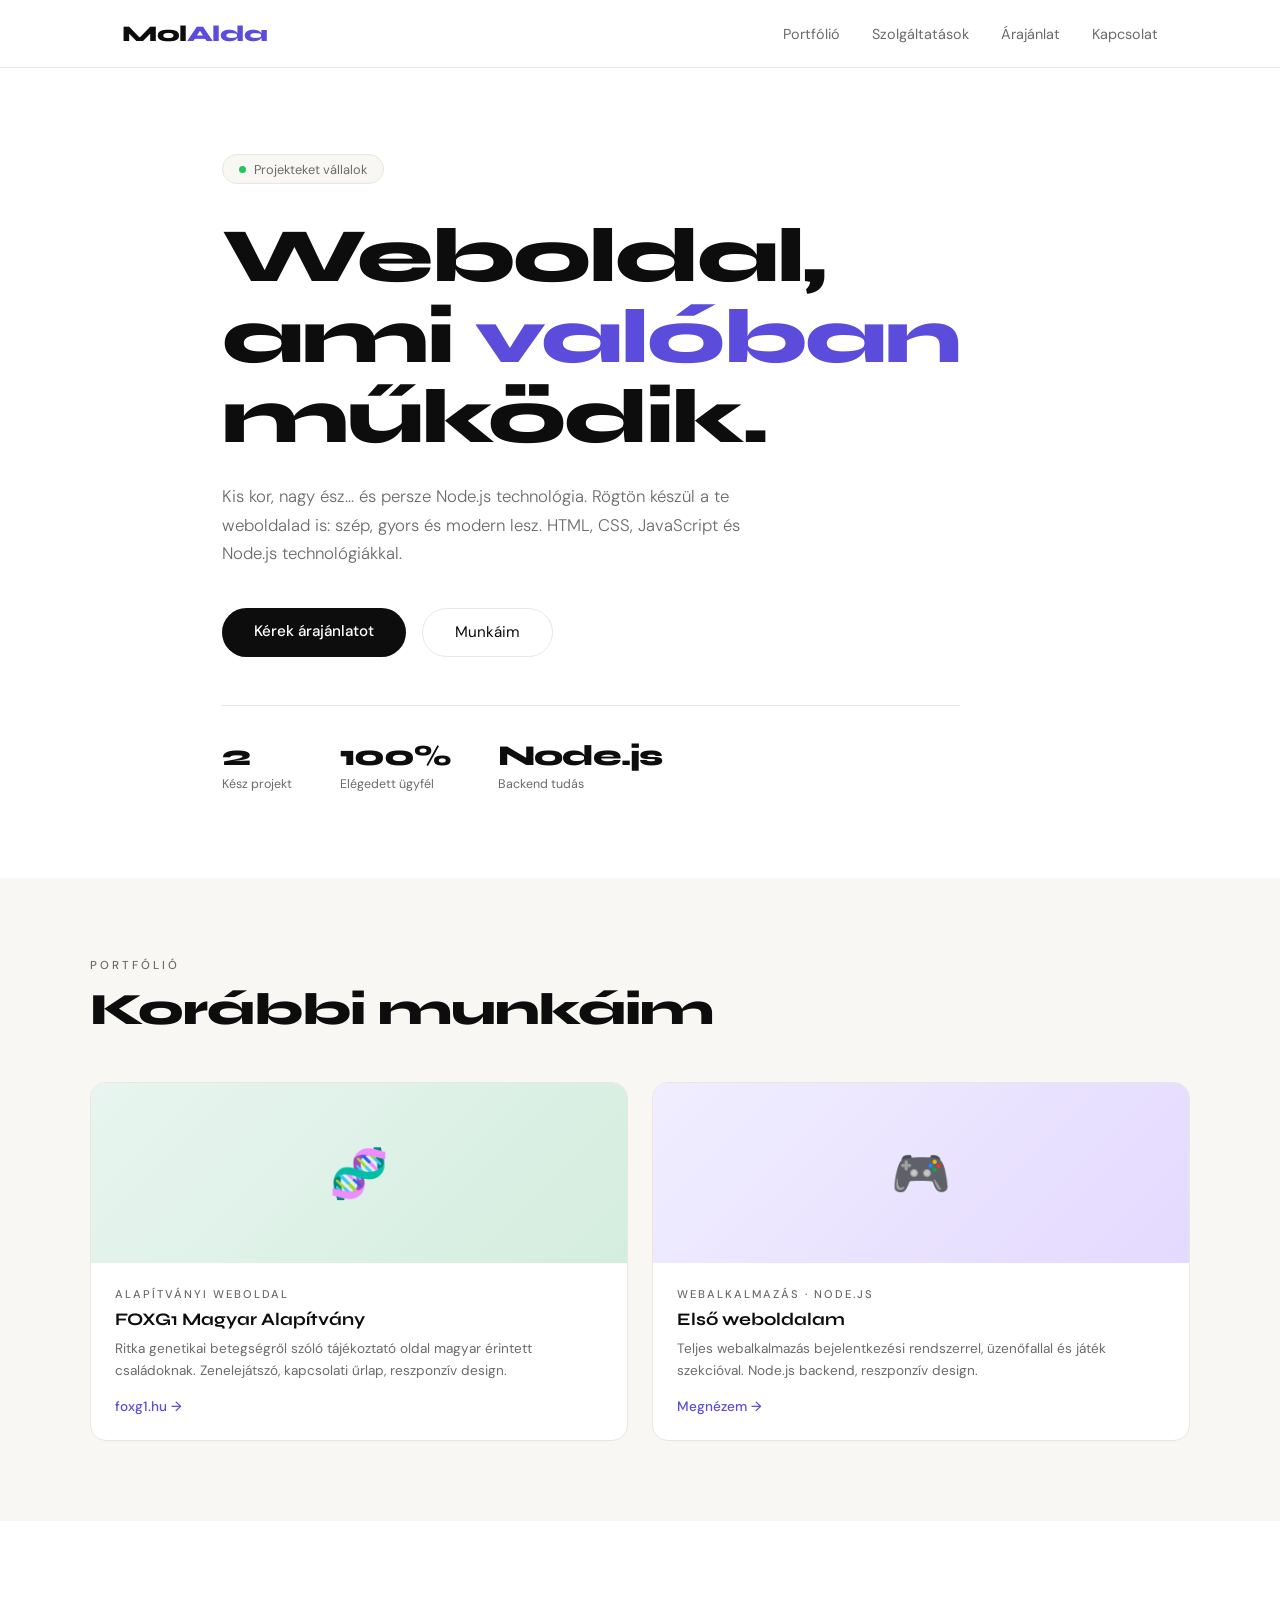
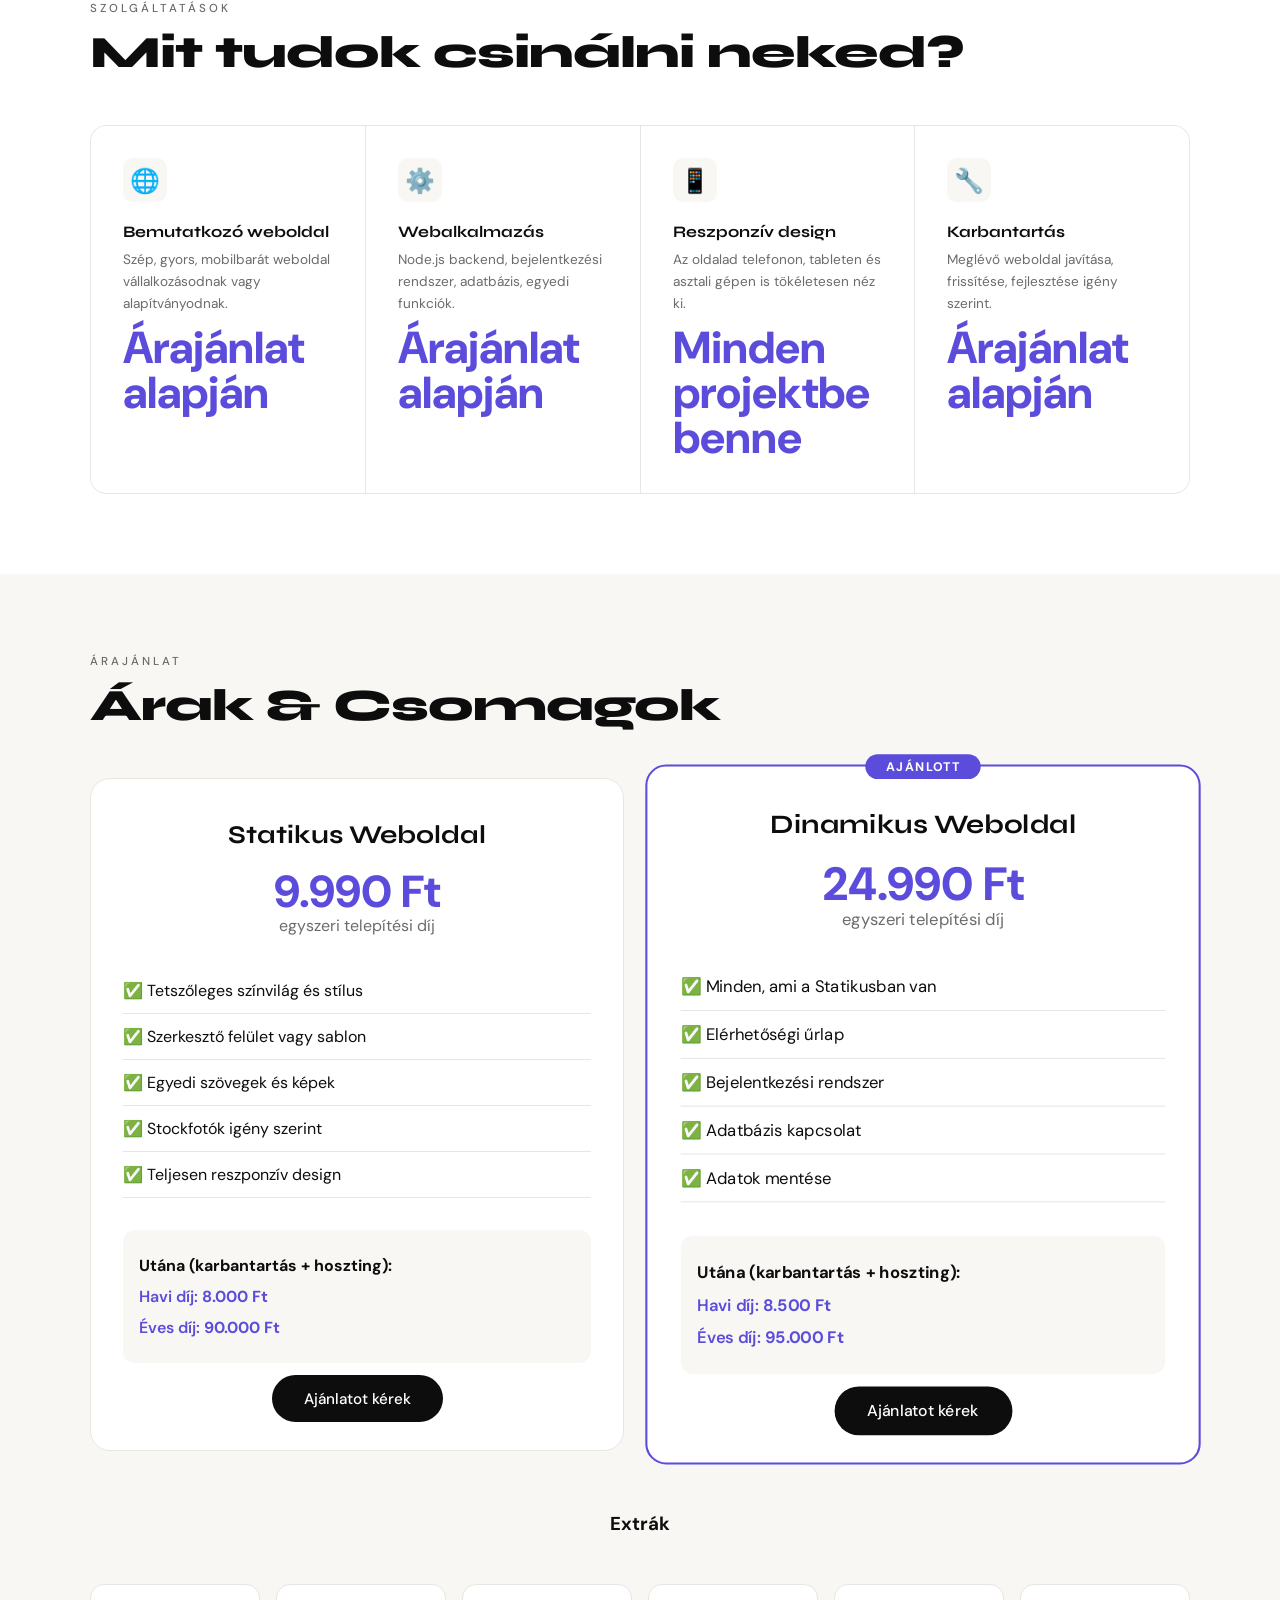
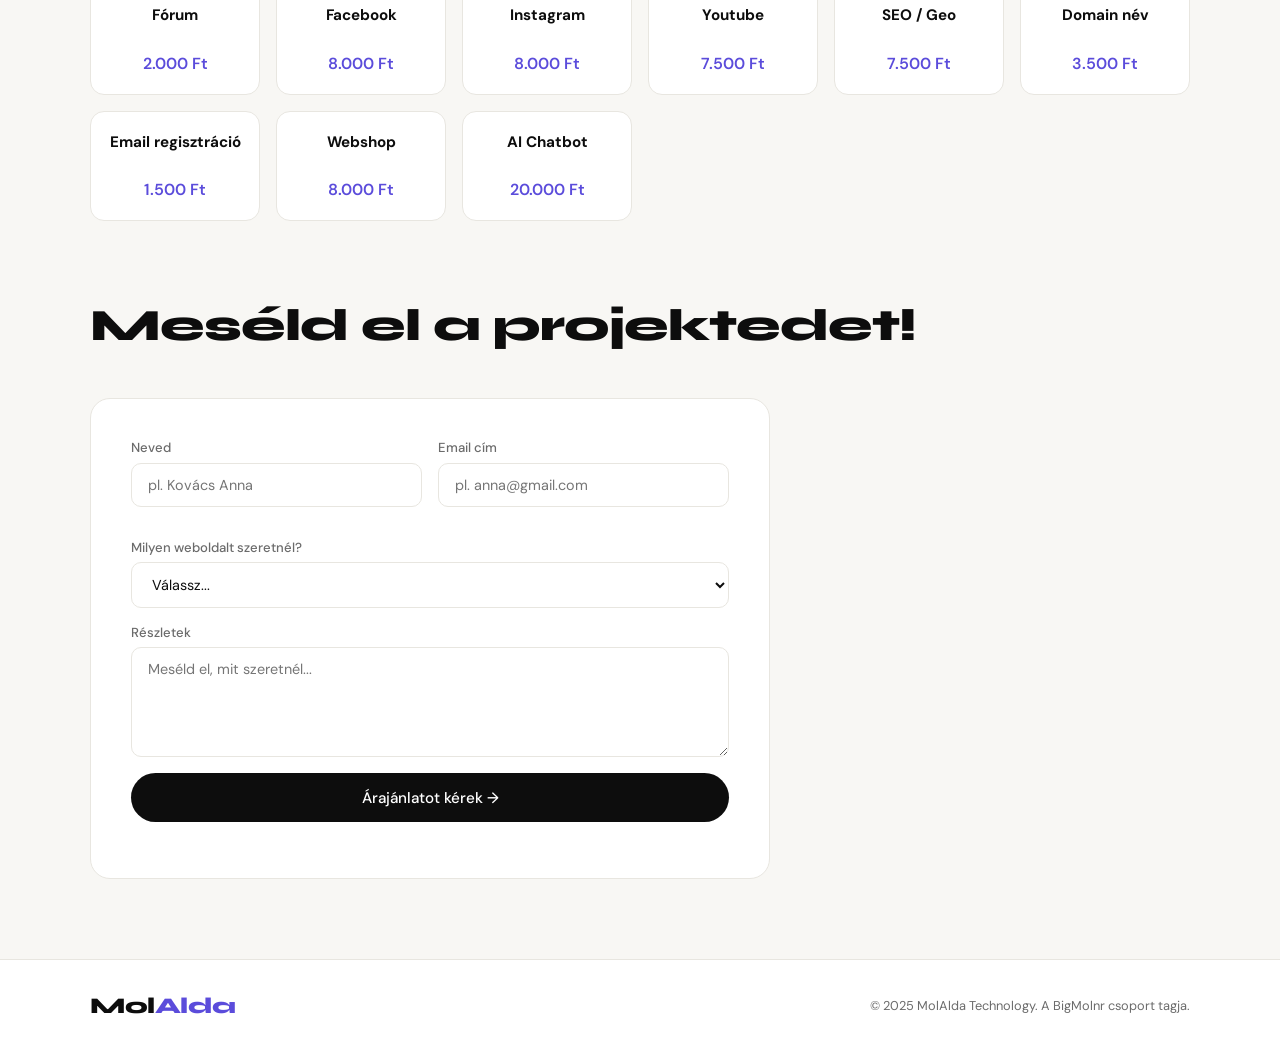
<file: web/index.html>
<!DOCTYPE html>
<html lang="hu">
<head>
  <meta charset="UTF-8">
  <meta name="viewport" content="width=device-width, initial-scale=1.0">
  <title>MolAlda Technology | Webfejlesztés</title>
  <meta name="description" content="Profi webfejlesztés kis és közepes vállalkozásoknak. HTML, CSS, JavaScript, Node.js alapú modern weboldalak.">
  <link rel="preconnect" href="https://fonts.googleapis.com">
  <link href="https://fonts.googleapis.com/css2?family=Syne:wght@400;700;800&family=DM+Sans:wght@300;400;500&display=swap" rel="stylesheet">
  <link rel="stylesheet" href="style.css">
</head>
<body>
  <!-- NAV -->
  <nav id="navbar">
    <div class="nav-inner">
      <a href="#" class="logo">Mol<span>Alda</span></a>
      <ul class="nav-links">
        <li><a href="#portfolio">Portfólió</a></li>
        <li><a href="#szolgaltatasok">Szolgáltatások</a></li>
        <li><a href="#arajanlat">Árajánlat</a></li>
        <li><a href="#kapcsolat">Kapcsolat</a></li>
      </ul>
      <button class="hamburger" id="hamburger" aria-label="Menü">
        <span></span><span></span><span></span>
      </button>
    </div>
    <div class="mobile-menu" id="mobileMenu">
      <a href="#portfolio" class="mobile-link">Portfólió</a>
      <a href="#szolgaltatasok" class="mobile-link">Szolgáltatások</a>
      <a href="#arajanlat" class="mobile-link">Árajánlat</a>
      <a href="#kapcsolat" class="mobile-link">Kapcsolat</a>
    </div>
  </nav>

  <!-- HERO -->
  <section class="hero" id="home">
    <div class="hero-content">
      <div class="badge">
        <span class="dot"></span>
        Projekteket vállalok
      </div>
      <h1>Weboldal,<br>ami <em>valóban</em><br>működik.</h1>
      <p class="hero-sub">Kis kor, nagy ész... és persze Node.js technológia. Rögtön készül a te weboldalad is: szép, gyors és modern lesz. HTML, CSS, JavaScript és Node.js technológiákkal.</p>
      <div class="hero-btns">
        <a href="#arajanlat" class="btn-primary">Kérek árajánlatot</a>
        <a href="#portfolio" class="btn-secondary">Munkáim</a>
      </div>
      <div class="stats">
        <div class="stat">
          <span class="stat-num">2</span>
          <span class="stat-label">Kész projekt</span>
        </div>
        <div class="stat">
          <span class="stat-num">100%</span>
          <span class="stat-label">Elégedett ügyfél</span>
        </div>
        <div class="stat">
          <span class="stat-num">Node.js</span>
          <span class="stat-label">Backend tudás</span>
        </div>
      </div>
    </div>
  </section>

  <!-- PORTFOLIO -->
  <section class="section portfolio-section" id="portfolio">
    <div class="container">
      <p class="section-label">Portfólió</p>
      <h2 class="section-title">Korábbi munkáim</h2>
      <div class="portfolio-grid">
        <div class="card">
          <div class="card-img foxg1">🧬</div>
          <div class="card-body">
            <p class="card-tag">Alapítványi weboldal</p>
            <h3 class="card-title">FOXG1 Magyar Alapítvány</h3>
            <p class="card-desc">Ritka genetikai betegségről szóló tájékoztató oldal magyar érintett családoknak. Zenelejátszó, kapcsolati űrlap, reszponzív design.</p>
            <a href="https://foxg1.hu" target="_blank" rel="noopener" class="card-link">foxg1.hu →</a>
          </div>
        </div>
        <div class="card">
          <div class="card-img elso">🎮</div>
          <div class="card-body">
            <p class="card-tag">Webalkalmazás · Node.js</p>
            <h3 class="card-title">Első weboldalam</h3>
            <p class="card-desc">Teljes webalkalmazás bejelentkezési rendszerrel, üzenőfallal és játék szekcióval. Node.js backend, reszponzív design.</p>
            <a href="https://elso-weboldalam.onrender.com" target="_blank" rel="noopener" class="card-link">Megnézem →</a>
          </div>
        </div>
      </div>
    </div>
  </section>

  <!-- SERVICES -->
  <section class="section services-section" id="szolgaltatasok">
    <div class="container">
      <p class="section-label">Szolgáltatások</p>
      <h2 class="section-title">Mit tudok csinálni neked?</h2>
      <div class="services-grid">
        <div class="service-card">
          <div class="service-icon">🌐</div>
          <h3>Bemutatkozó weboldal</h3>
          <p>Szép, gyors, mobilbarát weboldal vállalkozásodnak vagy alapítványodnak.</p>
          <span class="price">Árajánlat alapján</span>
        </div>
        <div class="service-card">
          <div class="service-icon">⚙️</div>
          <h3>Webalkalmazás</h3>
          <p>Node.js backend, bejelentkezési rendszer, adatbázis, egyedi funkciók.</p>
          <span class="price">Árajánlat alapján</span>
        </div>
        <div class="service-card">
          <div class="service-icon">📱</div>
          <h3>Reszponzív design</h3>
          <p>Az oldalad telefonon, tableten és asztali gépen is tökéletesen néz ki.</p>
          <span class="price">Minden projektbe benne</span>
        </div>
        <div class="service-card">
          <div class="service-icon">🔧</div>
          <h3>Karbantartás</h3>
          <p>Meglévő weboldal javítása, frissítése, fejlesztése igény szerint.</p>
          <span class="price">Árajánlat alapján</span>
        </div>
      </div>
    </div>
  </section>

  <!-- ÁRAJÁNLAT -->
  <section class="section quote-section" id="arajanlat">
    <div class="container">
      <p class="section-label">Árajánlat</p>
      <h2 class="section-title">Árak & Csomagok</h2>

      <div class="pricing-grid">
        <div class="pricing-card">
          <div class="pricing-header">
            <h3>Statikus Weboldal</h3>
            <p class="price">9.990 Ft</p>
            <p class="price-sub">egyszeri telepítési díj</p>
          </div>
          <ul class="pricing-features">
            <li>✅ Tetszőleges színvilág és stílus</li>
            <li>✅ Szerkesztő felület vagy sablon</li>
            <li>✅ Egyedi szövegek és képek</li>
            <li>✅ Stockfotók igény szerint</li>
            <li>✅ Teljesen reszponzív design</li>
          </ul>
          <div class="recurring">
            <p><strong>Utána (karbantartás + hoszting):</strong></p>
            <p class="monthly">Havi díj: <strong>8.000 Ft</strong></p>
            <p class="yearly">Éves díj: <strong>90.000 Ft</strong></p>
          </div>
          <a href="#quoteForm" class="btn-primary">Ajánlatot kérek</a>
        </div>

        <div class="pricing-card popular">
          <div class="pricing-header">
            <h3>Dinamikus Weboldal</h3>
            <p class="price">24.990 Ft</p>
            <p class="price-sub">egyszeri telepítési díj</p>
          </div>
          <ul class="pricing-features">
            <li>✅ Minden, ami a Statikusban van</li>
            <li>✅ Elérhetőségi űrlap</li>
            <li>✅ Bejelentkezési rendszer</li>
            <li>✅ Adatbázis kapcsolat</li>
            <li>✅ Adatok mentése</li>
          </ul>
          <div class="recurring">
            <p><strong>Utána (karbantartás + hoszting):</strong></p>
            <p class="monthly">Havi díj: <strong>8.500 Ft</strong></p>
            <p class="yearly">Éves díj: <strong>95.000 Ft</strong></p>
          </div>
          <a href="#quoteForm" class="btn-primary">Ajánlatot kérek</a>
        </div>
      </div>

      <h3 style="text-align:center; margin: 60px 0 30px 0;">Extrák</h3>
      <div class="extras-grid">
        <div class="extra-item"><strong>Fórum</strong><br><span>2.000 Ft</span></div>
        <div class="extra-item"><strong>Facebook</strong><br><span>8.000 Ft</span></div>
        <div class="extra-item"><strong>Instagram</strong><br><span>8.000 Ft</span></div>
        <div class="extra-item"><strong>Youtube</strong><br><span>7.500 Ft</span></div>
        <div class="extra-item"><strong>SEO / Geo</strong><br><span>7.500 Ft</span></div>
        <div class="extra-item"><strong>Domain név</strong><br><span>3.500 Ft</span></div>
        <div class="extra-item"><strong>Email regisztráció</strong><br><span>1.500 Ft</span></div>
        <div class="extra-item"><strong>Webshop</strong><br><span>8.000 Ft</span></div>
        <div class="extra-item"><strong>AI Chatbot</strong><br><span>20.000 Ft</span></div>
      </div>

      <!-- FORMSPREE ŰRLAP -->
      <div style="margin-top: 80px;">
        <h2 class="section-title">Meséld el a projektedet!</h2>
        <form class="quote-form" id="quoteForm" action="https://formspree.io/f/xaqkpynd" method="POST">
          <div class="form-row">
            <div class="form-group">
              <label for="nev">Neved</label>
              <input type="text" id="nev" name="nev" placeholder="pl. Kovács Anna" required>
            </div>
            <div class="form-group">
              <label for="email">Email cím</label>
              <input type="email" id="email" name="email" placeholder="pl. anna@gmail.com" required>
            </div>
          </div>
          <div class="form-group">
            <label for="tipus">Milyen weboldalt szeretnél?</label>
            <select id="tipus" name="tipus" required>
              <option value="">Válassz...</option>
              <option value="Statikus weboldal">Statikus weboldal</option>
              <option value="Dinamikus weboldal">Dinamikus weboldal</option>
              <option value="Webalkalmazás">Webalkalmazás</option>
              <option value="Egyéb">Egyéb</option>
            </select>
          </div>
          <div class="form-group">
            <label for="reszletek">Részletek</label>
            <textarea id="reszletek" name="reszletek" placeholder="Meséld el, mit szeretnél..." required></textarea>
          </div>
          <button type="submit" class="btn-submit" id="submitBtn">Árajánlatot kérek →</button>
          <p class="form-status" id="formStatus"></p>
        </form>
      </div>
    </div>
  </section>


  <!-- FOOTER -->
  <footer>
    <div class="footer-inner">
      <span class="logo">Mol<span>Alda</span></span>
      <span class="footer-copy">© 2025 MolAlda Technology. A BigMolnr csoport tagja.</span>
    </div>
  </footer>

  <!-- JAVASCRIPT a form működéséhez -->
  <script>
    const form = document.getElementById('quoteForm');
    const submitBtn = document.getElementById('submitBtn');
    const status = document.getElementById('formStatus');

    form.addEventListener('submit', function() {
      submitBtn.textContent = 'Küldés folyamatban...';
      submitBtn.disabled = true;
      status.textContent = '';
      status.className = 'form-status';
    });

    // Sikeres küldés
    form.addEventListener('formspree-success', function() {
      status.textContent = '✅ Üzenetedet megkaptam! Hamarosan válaszolok.';
      status.className = 'form-status success';
      form.reset();
      
      submitBtn.textContent = 'Árajánlatot kérek →';
      submitBtn.disabled = false;
    });

    // Hiba esetén
    form.addEventListener('formspree-error', function() {
      status.textContent = '❌ Valami hiba történt. Próbáld meg később.';
      status.className = 'form-status error';
      
      submitBtn.textContent = 'Árajánlatot kérek →';
      submitBtn.disabled = false;
    });
  </script>
</body>
</html>
</file>
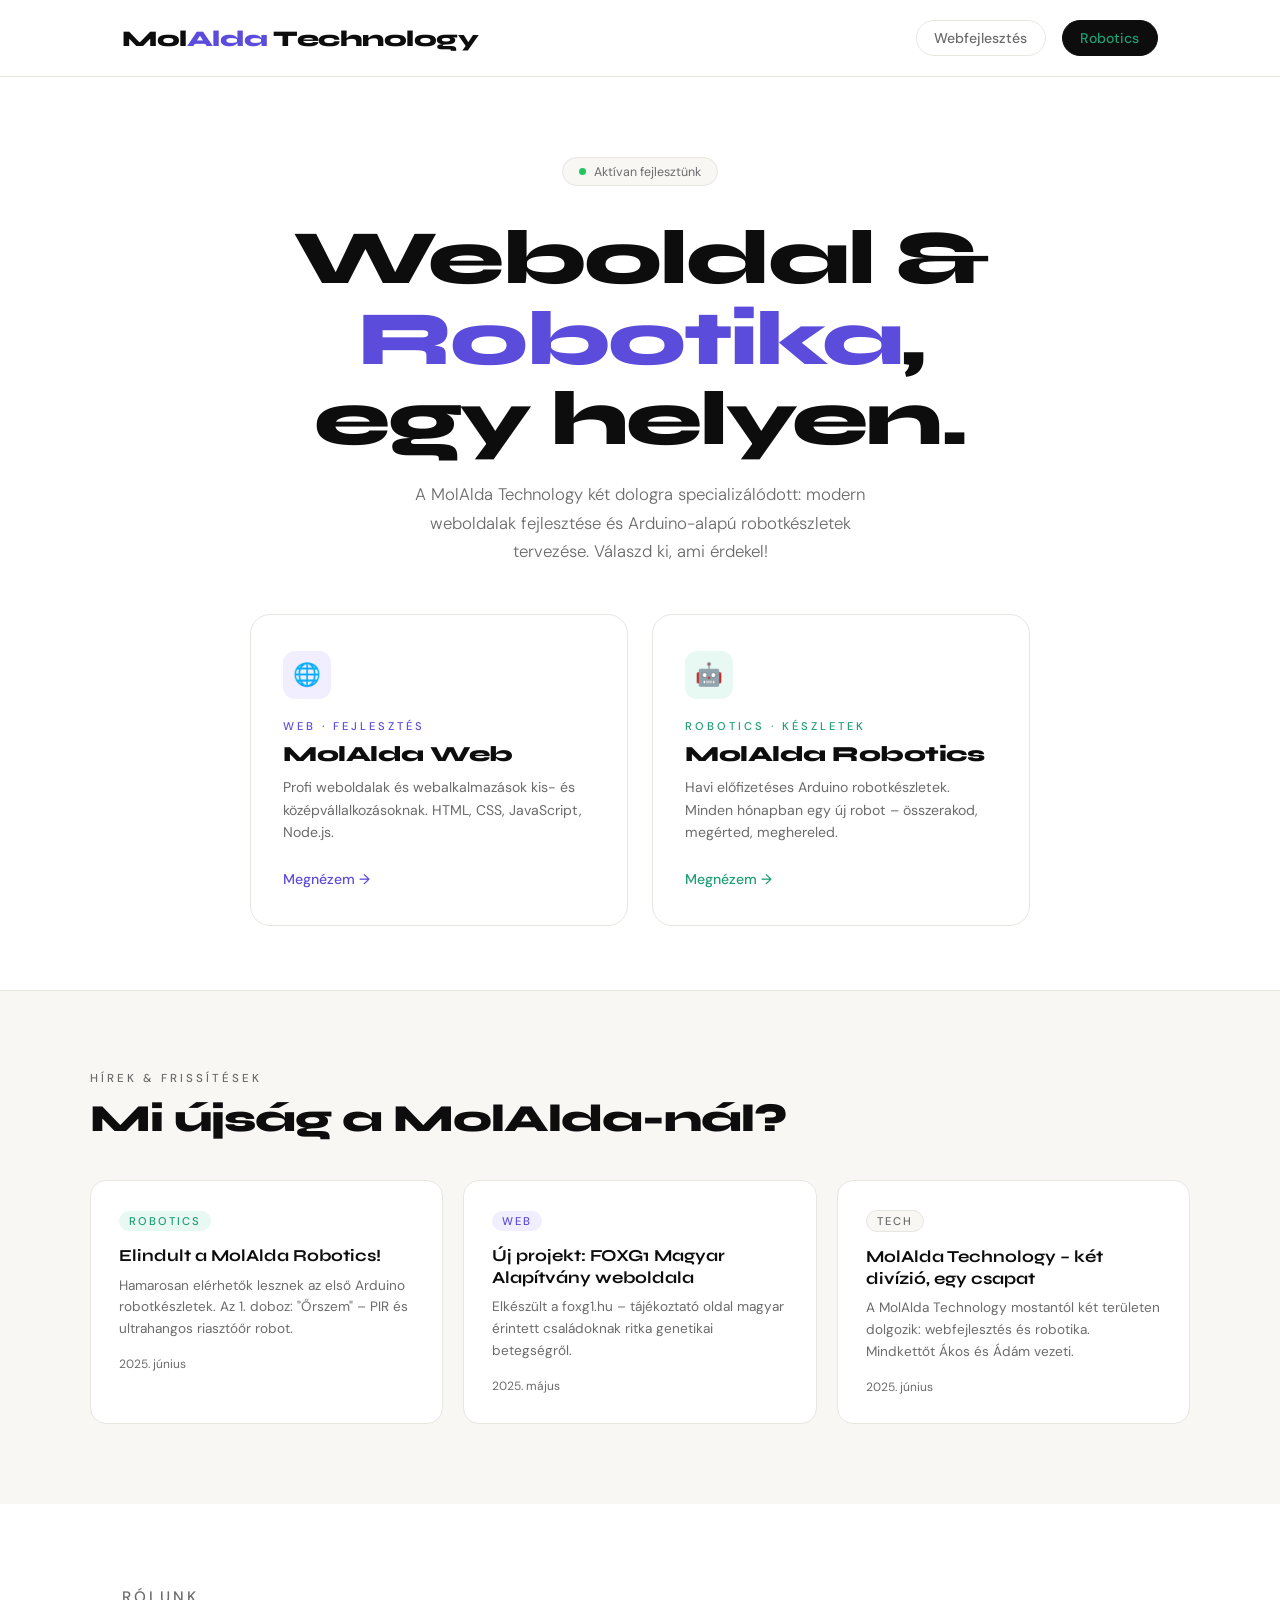
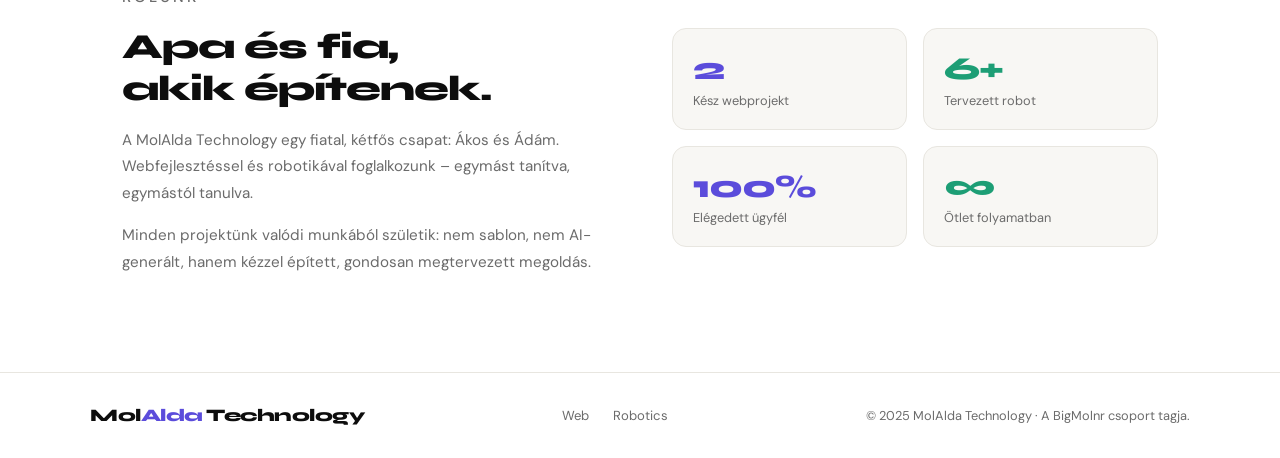
<file: molalda-index.html>
<!DOCTYPE html>
<html lang="hu">
<head>
  <meta charset="UTF-8">
  <meta name="viewport" content="width=device-width, initial-scale=1.0">
  <title>MolAlda Technology</title>
  <meta name="description" content="MolAlda Technology – Webfejlesztés és robotika egy helyen.">
  <link rel="preconnect" href="https://fonts.googleapis.com">
  <link href="https://fonts.googleapis.com/css2?family=Syne:wght@400;700;800&family=DM+Sans:wght@300;400;500&display=swap" rel="stylesheet">
  <style>
    *, *::before, *::after { margin: 0; padding: 0; box-sizing: border-box; }

    :root {
      --black: #0d0d0d;
      --gray: #6b6b6b;
      --light: #f8f7f4;
      --border: #e8e6e0;
      --accent-web: #5b4cdb;
      --accent-robot: #1D9E75;
      --white: #ffffff;
    }

    html { scroll-behavior: smooth; }
    body {
      font-family: 'DM Sans', sans-serif;
      background: var(--white);
      color: var(--black);
      overflow-x: hidden;
    }

    /* NAV */
    nav {
      position: sticky; top: 0; z-index: 100;
      background: rgba(255,255,255,0.95);
      backdrop-filter: blur(10px);
      border-bottom: 1px solid var(--border);
    }
    .nav-inner {
      max-width: 1100px; margin: 0 auto;
      padding: 1.25rem 2rem;
      display: flex; align-items: center; justify-content: space-between;
    }
    .logo {
      font-family: 'Syne', sans-serif;
      font-weight: 800; font-size: 1.4rem;
      text-decoration: none; color: var(--black);
      letter-spacing: -0.5px;
    }
    .logo span { color: var(--accent-web); }
    .nav-right {
      display: flex; gap: 1rem; align-items: center;
    }
    .nav-pill {
      text-decoration: none;
      font-size: 0.88rem; font-weight: 500;
      padding: 0.5rem 1.1rem;
      border-radius: 100px;
      border: 1px solid var(--border);
      color: var(--gray);
      transition: all 0.2s;
    }
    .nav-pill:hover { color: var(--black); border-color: var(--black); }
    .nav-pill.robot {
      background: #0d0d0d; color: #1D9E75;
      border-color: #0d0d0d;
    }
    .nav-pill.robot:hover { background: #222; }

    /* HERO */
    .hero {
      min-height: 88vh;
      display: flex; flex-direction: column;
      align-items: center; justify-content: center;
      text-align: center;
      padding: 5rem 2rem 4rem;
      max-width: 860px; margin: 0 auto;
    }
    .badge {
      display: inline-flex; align-items: center; gap: 0.5rem;
      background: var(--light); border: 1px solid var(--border);
      border-radius: 100px; padding: 0.35rem 1rem;
      font-size: 0.78rem; color: var(--gray); margin-bottom: 2rem;
    }
    .dot { width: 7px; height: 7px; background: #22c55e; border-radius: 50%; animation: pulse 2s infinite; }
    @keyframes pulse { 0%,100%{opacity:1} 50%{opacity:0.3} }

    .hero h1 {
      font-family: 'Syne', sans-serif;
      font-size: clamp(2.6rem, 6vw, 4.8rem);
      font-weight: 800; line-height: 1.05;
      letter-spacing: -2px; margin-bottom: 1.25rem;
    }
    .hero h1 em { font-style: normal; color: var(--accent-web); }
    .hero-sub {
      font-size: 1.05rem; color: var(--gray);
      line-height: 1.7; max-width: 500px;
      margin: 0 auto 3rem; font-weight: 300;
    }

    /* DIVISION CARDS */
    .divisions {
      display: grid;
      grid-template-columns: 1fr 1fr;
      gap: 1.5rem;
      width: 100%; max-width: 780px;
      margin: 0 auto;
    }
    .div-card {
      border-radius: 20px;
      padding: 2.25rem 2rem;
      text-decoration: none;
      color: inherit;
      border: 1.5px solid var(--border);
      transition: transform 0.25s, box-shadow 0.25s, border-color 0.25s;
      text-align: left;
      position: relative;
      overflow: hidden;
      background: var(--white);
    }
    .div-card::before {
      content: '';
      position: absolute; inset: 0;
      opacity: 0; transition: opacity 0.3s;
    }
    .div-card.web::before { background: linear-gradient(135deg, #f0eeff 0%, #ffffff 60%); }
    .div-card.robot::before { background: linear-gradient(135deg, #e8f8f2 0%, #ffffff 60%); }
    .div-card:hover { transform: translateY(-5px); box-shadow: 0 20px 40px rgba(0,0,0,0.08); }
    .div-card.web:hover { border-color: var(--accent-web); }
    .div-card.robot:hover { border-color: var(--accent-robot); }
    .div-card:hover::before { opacity: 1; }

    .div-icon {
      width: 48px; height: 48px; border-radius: 12px;
      display: flex; align-items: center; justify-content: center;
      margin-bottom: 1.25rem; font-size: 1.4rem;
      position: relative;
    }
    .div-card.web .div-icon { background: #f0eeff; }
    .div-card.robot .div-icon { background: #e8f8f2; }

    .div-label {
      font-size: 0.7rem; font-weight: 500;
      letter-spacing: 3px; text-transform: uppercase;
      margin-bottom: 0.5rem; position: relative;
    }
    .div-card.web .div-label { color: var(--accent-web); }
    .div-card.robot .div-label { color: var(--accent-robot); }

    .div-title {
      font-family: 'Syne', sans-serif;
      font-size: 1.35rem; font-weight: 800;
      letter-spacing: -0.5px; margin-bottom: 0.6rem;
      position: relative;
    }
    .div-desc {
      font-size: 0.88rem; color: var(--gray);
      line-height: 1.6; margin-bottom: 1.5rem;
      position: relative;
    }
    .div-link {
      font-size: 0.88rem; font-weight: 500;
      display: inline-flex; align-items: center; gap: 4px;
      position: relative;
    }
    .div-card.web .div-link { color: var(--accent-web); }
    .div-card.robot .div-link { color: var(--accent-robot); }

    /* NEWS */
    .news-section {
      padding: 5rem 2rem;
      background: var(--light);
      border-top: 1px solid var(--border);
    }
    .news-inner { max-width: 1100px; margin: 0 auto; }
    .section-label {
      font-size: 0.72rem; font-weight: 500;
      letter-spacing: 3px; text-transform: uppercase;
      color: var(--gray); margin-bottom: 0.75rem;
    }
    .section-title {
      font-family: 'Syne', sans-serif;
      font-size: clamp(1.6rem, 3vw, 2.4rem);
      font-weight: 800; letter-spacing: -1px;
      margin-bottom: 2.5rem; line-height: 1.1;
    }
    .news-grid {
      display: grid;
      grid-template-columns: repeat(auto-fit, minmax(280px, 1fr));
      gap: 1.25rem;
    }
    .news-card {
      background: var(--white);
      border: 1px solid var(--border);
      border-radius: 16px; padding: 1.75rem;
      transition: transform 0.2s, box-shadow 0.2s;
    }
    .news-card:hover { transform: translateY(-3px); box-shadow: 0 12px 28px rgba(0,0,0,0.07); }
    .news-tag {
      display: inline-block;
      font-size: 0.7rem; font-weight: 500;
      letter-spacing: 2px; text-transform: uppercase;
      padding: 3px 10px; border-radius: 100px;
      margin-bottom: 0.85rem;
    }
    .news-tag.web { background: #f0eeff; color: var(--accent-web); }
    .news-tag.robot { background: #e8f8f2; color: var(--accent-robot); }
    .news-tag.tech { background: var(--light); color: var(--gray); border: 1px solid var(--border); }
    .news-title {
      font-family: 'Syne', sans-serif;
      font-size: 1.05rem; font-weight: 700;
      margin-bottom: 0.5rem; line-height: 1.3;
    }
    .news-desc { font-size: 0.85rem; color: var(--gray); line-height: 1.6; }
    .news-date { font-size: 0.75rem; color: var(--gray); margin-top: 1rem; }

    /* ABOUT */
    .about-section {
      padding: 5rem 2rem;
      max-width: 1100px; margin: 0 auto;
    }
    .about-grid {
      display: grid; grid-template-columns: 1fr 1fr;
      gap: 4rem; align-items: center;
    }
    .about-text h2 {
      font-family: 'Syne', sans-serif;
      font-size: clamp(1.6rem, 3vw, 2.2rem);
      font-weight: 800; letter-spacing: -1px;
      margin-bottom: 1rem; line-height: 1.2;
    }
    .about-text p { color: var(--gray); font-size: 0.95rem; line-height: 1.75; margin-bottom: 1rem; }
    .about-stats {
      display: grid; grid-template-columns: 1fr 1fr;
      gap: 1rem;
    }
    .about-stat {
      background: var(--light); border-radius: 14px;
      padding: 1.25rem; border: 1px solid var(--border);
    }
    .about-stat-num {
      font-family: 'Syne', sans-serif;
      font-size: 2rem; font-weight: 800;
      letter-spacing: -1px; display: block;
    }
    .about-stat-num.web { color: var(--accent-web); }
    .about-stat-num.robot { color: var(--accent-robot); }
    .about-stat-label { font-size: 0.8rem; color: var(--gray); margin-top: 0.2rem; display: block; }

    /* FOOTER */
    footer {
      padding: 2rem;
      border-top: 1px solid var(--border);
    }
    .footer-inner {
      max-width: 1100px; margin: 0 auto;
      display: flex; justify-content: space-between; align-items: center;
      flex-wrap: wrap; gap: 0.75rem;
    }
    .footer-links { display: flex; gap: 1.5rem; }
    .footer-links a { font-size: 0.82rem; color: var(--gray); text-decoration: none; }
    .footer-links a:hover { color: var(--black); }
    .footer-copy { font-size: 0.8rem; color: var(--gray); }

    @media (max-width: 640px) {
      .divisions { grid-template-columns: 1fr; }
      .about-grid { grid-template-columns: 1fr; gap: 2rem; }
      .nav-right .nav-pill:first-child { display: none; }
      .footer-inner { flex-direction: column; text-align: center; }
    }
  </style>
</head>
<body>

<!-- NAV -->
<nav>
  <div class="nav-inner">
    <a href="#" class="logo">Mol<span>Alda</span> Technology</a>
    <div class="nav-right">
      <a href="web/" class="nav-pill">Webfejlesztés</a>
      <a href="robotics/" class="nav-pill robot">Robotics</a>
    </div>
  </div>
</nav>

<!-- HERO -->
<div class="hero">
  <div class="badge">
    <span class="dot"></span>
    Aktívan fejlesztünk
  </div>
  <h1>Weboldal &<br><em>Robotika</em>,<br>egy helyen.</h1>
  <p class="hero-sub">
    A MolAlda Technology két dologra specializálódott: modern weboldalak fejlesztése és Arduino-alapú robotkészletek tervezése. Válaszd ki, ami érdekel!
  </p>

  <div class="divisions">
    <a href="web/" class="div-card web">
      <div class="div-icon">🌐</div>
      <div class="div-label">Web · Fejlesztés</div>
      <div class="div-title">MolAlda Web</div>
      <div class="div-desc">Profi weboldalak és webalkalmazások kis- és középvállalkozásoknak. HTML, CSS, JavaScript, Node.js.</div>
      <div class="div-link">Megnézem →</div>
    </a>
    <a href="robotics/" class="div-card robot">
      <div class="div-icon">🤖</div>
      <div class="div-label">Robotics · Készletek</div>
      <div class="div-title">MolAlda Robotics</div>
      <div class="div-desc">Havi előfizetéses Arduino robotkészletek. Minden hónapban egy új robot – összerakod, megérted, meghereled.</div>
      <div class="div-link">Megnézem →</div>
    </a>
  </div>
</div>

<!-- NEWS -->
<div class="news-section">
  <div class="news-inner">
    <p class="section-label">Hírek & frissítések</p>
    <h2 class="section-title">Mi újság a MolAlda-nál?</h2>
    <div class="news-grid">
      <div class="news-card">
        <span class="news-tag robot">Robotics</span>
        <div class="news-title">Elindult a MolAlda Robotics!</div>
        <div class="news-desc">Hamarosan elérhetők lesznek az első Arduino robotkészletek. Az 1. doboz: "Őrszem" – PIR és ultrahangos riasztóőr robot.</div>
        <div class="news-date">2025. június</div>
      </div>
      <div class="news-card">
        <span class="news-tag web">Web</span>
        <div class="news-title">Új projekt: FOXG1 Magyar Alapítvány weboldala</div>
        <div class="news-desc">Elkészült a foxg1.hu – tájékoztató oldal magyar érintett családoknak ritka genetikai betegségről.</div>
        <div class="news-date">2025. május</div>
      </div>
      <div class="news-card">
        <span class="news-tag tech">Tech</span>
        <div class="news-title">MolAlda Technology – két divízió, egy csapat</div>
        <div class="news-desc">A MolAlda Technology mostantól két területen dolgozik: webfejlesztés és robotika. Mindkettőt Ákos és Ádám vezeti.</div>
        <div class="news-date">2025. június</div>
      </div>
    </div>
  </div>
</div>

<!-- ABOUT -->
<div class="about-section">
  <div class="about-grid">
    <div class="about-text">
      <p class="section-label">Rólunk</p>
      <h2>Apa és fia,<br>akik építenek.</h2>
      <p>A MolAlda Technology egy fiatal, kétfős csapat: Ákos és Ádám. Webfejlesztéssel és robotikával foglalkozunk – egymást tanítva, egymástól tanulva.</p>
      <p>Minden projektünk valódi munkából születik: nem sablon, nem AI-generált, hanem kézzel épített, gondosan megtervezett megoldás.</p>
    </div>
    <div class="about-stats">
      <div class="about-stat">
        <span class="about-stat-num web">2</span>
        <span class="about-stat-label">Kész webprojekt</span>
      </div>
      <div class="about-stat">
        <span class="about-stat-num robot">6+</span>
        <span class="about-stat-label">Tervezett robot</span>
      </div>
      <div class="about-stat">
        <span class="about-stat-num web">100%</span>
        <span class="about-stat-label">Elégedett ügyfél</span>
      </div>
      <div class="about-stat">
        <span class="about-stat-num robot">∞</span>
        <span class="about-stat-label">Ötlet folyamatban</span>
      </div>
    </div>
  </div>
</div>

<!-- FOOTER -->
<footer>
  <div class="footer-inner">
    <span class="logo" style="font-family:'Syne',sans-serif;font-weight:800;font-size:1.1rem;letter-spacing:-0.5px;">
      Mol<span style="color:var(--accent-web)">Alda</span> Technology
    </span>
    <div class="footer-links">
      <a href="web/">Web</a>
      <a href="robotics/">Robotics</a>
    </div>
    <span class="footer-copy">© 2025 MolAlda Technology · A BigMolnr csoport tagja.</span>
  </div>
</footer>

<script>
  // Hamburger a nav-ba ha kell mobilon
  document.querySelectorAll('a[href^="#"]').forEach(a => {
    a.addEventListener('click', e => {
      const t = document.querySelector(a.getAttribute('href'));
      if (t) { e.preventDefault(); t.scrollIntoView({ behavior: 'smooth' }); }
    });
  });
</script>
</body>
</html>
</file>
<file: web/style.css>
*, *::before, *::after { margin: 0; padding: 0; box-sizing: border-box; }

:root {
  --black: #0d0d0d;
  --gray: #6b6b6b;
  --light: #f8f7f4;
  --border: #e8e6e0;
  --accent: #5b4cdb;
  --white: #ffffff;
}

html { scroll-behavior: smooth; }

body {
  font-family: 'DM Sans', sans-serif;
  background: var(--white);
  color: var(--black);
  overflow-x: hidden;
}

/* NAV */
#navbar {
  position: sticky;
  top: 0;
  z-index: 100;
  background: rgba(255,255,255,0.95);
  backdrop-filter: blur(10px);
  border-bottom: 1px solid var(--border);
}
.nav-inner {
  max-width: 1100px;
  margin: 0 auto;
  padding: 1.25rem 2rem;
  display: flex;
  align-items: center;
  justify-content: space-between;
}
.logo {
  font-family: 'Syne', sans-serif;
  font-weight: 800;
  font-size: 1.4rem;
  text-decoration: none;
  color: var(--black);
  letter-spacing: -0.5px;
}
.logo span { color: var(--accent); }
.nav-links {
  list-style: none;
  display: flex;
  gap: 2rem;
}
.nav-links a {
  text-decoration: none;
  color: var(--gray);
  font-size: 0.9rem;
  transition: color 0.2s;
}
.nav-links a:hover { color: var(--black); }
.hamburger {
  display: none;
  flex-direction: column;
  gap: 5px;
  background: none;
  border: none;
  cursor: pointer;
  padding: 4px;
}
.hamburger span {
  display: block;
  width: 22px;
  height: 2px;
  background: var(--black);
  border-radius: 2px;
  transition: all 0.3s;
}
.mobile-menu {
  display: none;
  flex-direction: column;
  padding: 1rem 2rem 1.5rem;
  gap: 1rem;
  border-top: 1px solid var(--border);
}
.mobile-menu.open { display: flex; }
.mobile-link {
  text-decoration: none;
  color: var(--black);
  font-size: 1rem;
  font-weight: 500;
}

/* HERO */
.hero {
  min-height: 90vh;
  display: flex;
  align-items: center;
  padding: 4rem 2rem;
  max-width: 900px;
  margin: 0 auto;
}
.badge {
  display: inline-flex;
  align-items: center;
  gap: 0.5rem;
  background: var(--light);
  border: 1px solid var(--border);
  border-radius: 100px;
  padding: 0.35rem 1rem;
  font-size: 0.8rem;
  color: var(--gray);
  margin-bottom: 2rem;
}
.dot {
  width: 7px;
  height: 7px;
  background: #22c55e;
  border-radius: 50%;
  animation: pulse 2s infinite;
}
@keyframes pulse {
  0%, 100% { opacity: 1; }
  50% { opacity: 0.3; }
}
h1 {
  font-family: 'Syne', sans-serif;
  font-size: clamp(2.8rem, 6vw, 5rem);
  font-weight: 800;
  line-height: 1.05;
  letter-spacing: -2px;
  margin-bottom: 1.5rem;
}
h1 em {
  font-style: normal;
  color: var(--accent);
}
.hero-sub {
  font-size: 1.05rem;
  color: var(--gray);
  line-height: 1.7;
  max-width: 520px;
  margin-bottom: 2.5rem;
  font-weight: 300;
}
.hero-btns {
  display: flex;
  gap: 1rem;
  flex-wrap: wrap;
  margin-bottom: 3rem;
}
.btn-primary {
  background: var(--black);
  color: var(--white);
  padding: 0.85rem 2rem;
  border-radius: 100px;
  text-decoration: none;
  font-weight: 500;
  font-size: 0.95rem;
  transition: opacity 0.2s, transform 0.2s;
}
.btn-primary:hover { opacity: 0.85; transform: translateY(-1px); }
.btn-secondary {
  color: var(--black);
  padding: 0.85rem 2rem;
  border-radius: 100px;
  text-decoration: none;
  font-weight: 400;
  font-size: 0.95rem;
  border: 1px solid var(--border);
  transition: background 0.2s;
}
.btn-secondary:hover { background: var(--light); }
.stats {
  display: flex;
  gap: 3rem;
  padding-top: 2rem;
  border-top: 1px solid var(--border);
}
.stat-num {
  font-family: 'Syne', sans-serif;
  font-size: 1.8rem;
  font-weight: 800;
  letter-spacing: -1px;
  display: block;
}
.stat-label {
  font-size: 0.78rem;
  color: var(--gray);
  display: block;
  margin-top: 0.2rem;
}

/* SECTIONS */
.section { padding: 5rem 2rem; }
.container {
  max-width: 1100px;
  margin: 0 auto;
}
.text-center { text-align: center; }
.section-label {
  font-size: 0.72rem;
  font-weight: 500;
  letter-spacing: 3px;
  text-transform: uppercase;
  color: var(--gray);
  margin-bottom: 0.75rem;
}
.section-title {
  font-family: 'Syne', sans-serif;
  font-size: clamp(1.8rem, 3.5vw, 2.8rem);
  font-weight: 800;
  letter-spacing: -1px;
  margin-bottom: 3rem;
  line-height: 1.1;
}

/* PORTFOLIO */
.portfolio-section { background: var(--light); }
.portfolio-grid {
  display: grid;
  grid-template-columns: repeat(auto-fit, minmax(300px, 1fr));
  gap: 1.5rem;
}
.card {
  background: var(--white);
  border: 1px solid var(--border);
  border-radius: 16px;
  overflow: hidden;
  transition: transform 0.25s, box-shadow 0.25s;
}
.card:hover {
  transform: translateY(-4px);
  box-shadow: 0 20px 40px rgba(0,0,0,0.08);
}
.card-img {
  height: 180px;
  display: flex;
  align-items: center;
  justify-content: center;
  font-size: 3rem;
}
.foxg1 { background: linear-gradient(135deg, #e8f5f0, #d4edde); }
.elso { background: linear-gradient(135deg, #f0eeff, #e4d9ff); }
.card-body { padding: 1.5rem; }
.card-tag {
  font-size: 0.7rem;
  font-weight: 500;
  letter-spacing: 2px;
  text-transform: uppercase;
  color: var(--gray);
  margin-bottom: 0.5rem;
}
.card-title {
  font-family: 'Syne', sans-serif;
  font-weight: 700;
  font-size: 1.1rem;
  margin-bottom: 0.5rem;
}
.card-desc {
  font-size: 0.85rem;
  color: var(--gray);
  line-height: 1.6;
}
.card-link {
  display: inline-block;
  margin-top: 1rem;
  font-size: 0.85rem;
  font-weight: 500;
  color: var(--accent);
  text-decoration: none;
}
.card-link:hover { text-decoration: underline; }

/* SERVICES */
.services-grid {
  display: grid;
  grid-template-columns: repeat(auto-fit, minmax(220px, 1fr));
  gap: 1px;
  background: var(--border);
  border: 1px solid var(--border);
  border-radius: 16px;
  overflow: hidden;
}
.service-card {
  background: var(--white);
  padding: 2rem;
  transition: background 0.2s;
}
.service-card:hover { background: var(--light); }
.service-icon {
  font-size: 1.5rem;
  width: 44px;
  height: 44px;
  background: var(--light);
  border-radius: 10px;
  display: flex;
  align-items: center;
  justify-content: center;
  margin-bottom: 1.25rem;
}
.service-card h3 {
  font-family: 'Syne', sans-serif;
  font-weight: 700;
  font-size: 1rem;
  margin-bottom: 0.5rem;
}
.service-card p {
  font-size: 0.85rem;
  color: var(--gray);
  line-height: 1.6;
}
.price {
  display: inline-block;
  margin-top: 0.75rem;
  font-size: 0.8rem;
  font-weight: 700;
  color: var(--accent);
}

/* ====================== ÁRAJÁNLAT ====================== */
.pricing-grid {
  display: grid;
  grid-template-columns: repeat(auto-fit, minmax(340px, 1fr));
  gap: 2rem;
  margin: 3rem 0;
}

.pricing-card {
  background: var(--white);
  border: 1px solid var(--border);
  border-radius: 20px;
  padding: 2.5rem 2rem;
  text-align: center;
  transition: all 0.3s;
  position: relative;
}

.pricing-card:hover {
  transform: translateY(-8px);
  box-shadow: 0 20px 40px rgba(0,0,0,0.08);
}

.pricing-card.popular {
  border: 2px solid var(--accent);
  transform: scale(1.04);
}

.pricing-card.popular::before {
  content: "AJÁNLOTT";
  position: absolute;
  top: -12px;
  left: 50%;
  transform: translateX(-50%);
  background: var(--accent);
  color: white;
  padding: 4px 20px;
  border-radius: 50px;
  font-size: 0.75rem;
  font-weight: 700;
  letter-spacing: 1px;
}

.pricing-header h3 {
  font-family: 'Syne', sans-serif;
  font-size: 1.6rem;
  margin-bottom: 0.5rem;
}

.price {
  font-size: 2.8rem;
  font-weight: 800;
  color: var(--accent);
  line-height: 1;
}

.price-sub {
  color: var(--gray);
  font-size: 1rem;
  margin-bottom: 1.5rem;
}

.pricing-features {
  list-style: none;
  text-align: left;
  margin: 2rem 0;
}

.pricing-features li {
  padding: 0.75rem 0;
  border-bottom: 1px solid var(--border);
  color: var(--black);
}

.recurring {
  background: var(--light);
  padding: 1rem;
  border-radius: 12px;
  margin: 1.5rem 0;
  text-align: left;
}

.recurring p {
  margin: 0.6rem 0;
  font-size: 1rem;
}

.monthly, .yearly {
  color: var(--accent);
  font-weight: 600;
}

/* EXTRAS */
.extras-grid {
  display: grid;
  grid-template-columns: repeat(auto-fit, minmax(160px, 1fr));
  gap: 1rem;
  margin: 3rem 0;
}

.extra-item {
  background: var(--white);
  border: 1px solid var(--border);
  border-radius: 14px;
  padding: 1.25rem 1rem;
  text-align: center;
  transition: all 0.3s;
}

.extra-item:hover {
  border-color: var(--accent);
  transform: translateY(-4px);
}

.extra-item strong {
  display: block;
  margin-bottom: 0.4rem;
  font-size: 0.95rem;
}

.extra-item span {
  color: var(--accent);
  font-weight: 600;
}

/* QUOTE FORM */
.quote-section { background: var(--light); }
.quote-form {
  background: var(--white);
  border: 1px solid var(--border);
  border-radius: 20px;
  padding: 2.5rem;
  max-width: 680px;
}
.form-row {
  display: grid;
  grid-template-columns: 1fr 1fr;
  gap: 1rem;
  margin-bottom: 1rem;
}
.form-group {
  display: flex;
  flex-direction: column;
  gap: 0.4rem;
  margin-bottom: 1rem;
}
.form-group label {
  font-size: 0.82rem;
  font-weight: 500;
  color: var(--gray);
}
.form-group input,
.form-group textarea,
.form-group select {
  font-family: 'DM Sans', sans-serif;
  border: 1px solid var(--border);
  border-radius: 10px;
  padding: 0.75rem 1rem;
  font-size: 0.9rem;
  outline: none;
  transition: border 0.2s;
  background: var(--white);
  color: var(--black);
}
.form-group input:focus,
.form-group textarea:focus,
.form-group select:focus {
  border-color: var(--accent);
}
.form-group textarea {
  resize: vertical;
  min-height: 110px;
}
.btn-submit {
  width: 100%;
  background: var(--black);
  color: var(--white);
  border: none;
  padding: 0.9rem;
  border-radius: 100px;
  font-family: 'DM Sans', sans-serif;
  font-size: 0.95rem;
  font-weight: 500;
  cursor: pointer;
  transition: opacity 0.2s;
}
.btn-submit:hover { opacity: 0.8; }
.btn-submit:disabled { opacity: 0.5; cursor: not-allowed; }
.form-status {
  margin-top: 1rem;
  font-size: 0.9rem;
  text-align: center;
  font-weight: 500;
}
.form-status.success { color: #16a34a; }
.form-status.error { color: #dc2626; }

/* CONTACT */
.contact-sub {
  color: var(--gray);
  font-size: 1rem;
  margin-bottom: 2.5rem;
  font-weight: 300;
}
.contact-cards {
  display: flex;
  gap: 1rem;
  justify-content: center;
  flex-wrap: wrap;
}
.contact-card {
  border: 1px solid var(--border);
  border-radius: 14px;
  padding: 1.25rem 1.75rem;
  min-width: 180px;
}
.contact-card-label {
  font-size: 0.75rem;
  color: var(--gray);
  margin-bottom: 0.3rem;
}
.contact-card-val {
  font-weight: 500;
  font-size: 0.95rem;
}

/* FOOTER */
footer {
  padding: 2rem;
  border-top: 1px solid var(--border);
}
.footer-inner {
  max-width: 1100px;
  margin: 0 auto;
  display: flex;
  justify-content: space-between;
  align-items: center;
}
.footer-copy {
  font-size: 0.8rem;
  color: var(--gray);
}

/* RESPONSIVE */
@media (max-width: 768px) {
  .nav-links { display: none; }
  .hamburger { display: flex; }
  .stats { gap: 1.5rem; }
  .form-row { grid-template-columns: 1fr; }
  .services-grid { grid-template-columns: 1fr; }
  .footer-inner { flex-direction: column; gap: 0.5rem; text-align: center; }
  .pricing-card.popular { transform: none; }
}
</file>
